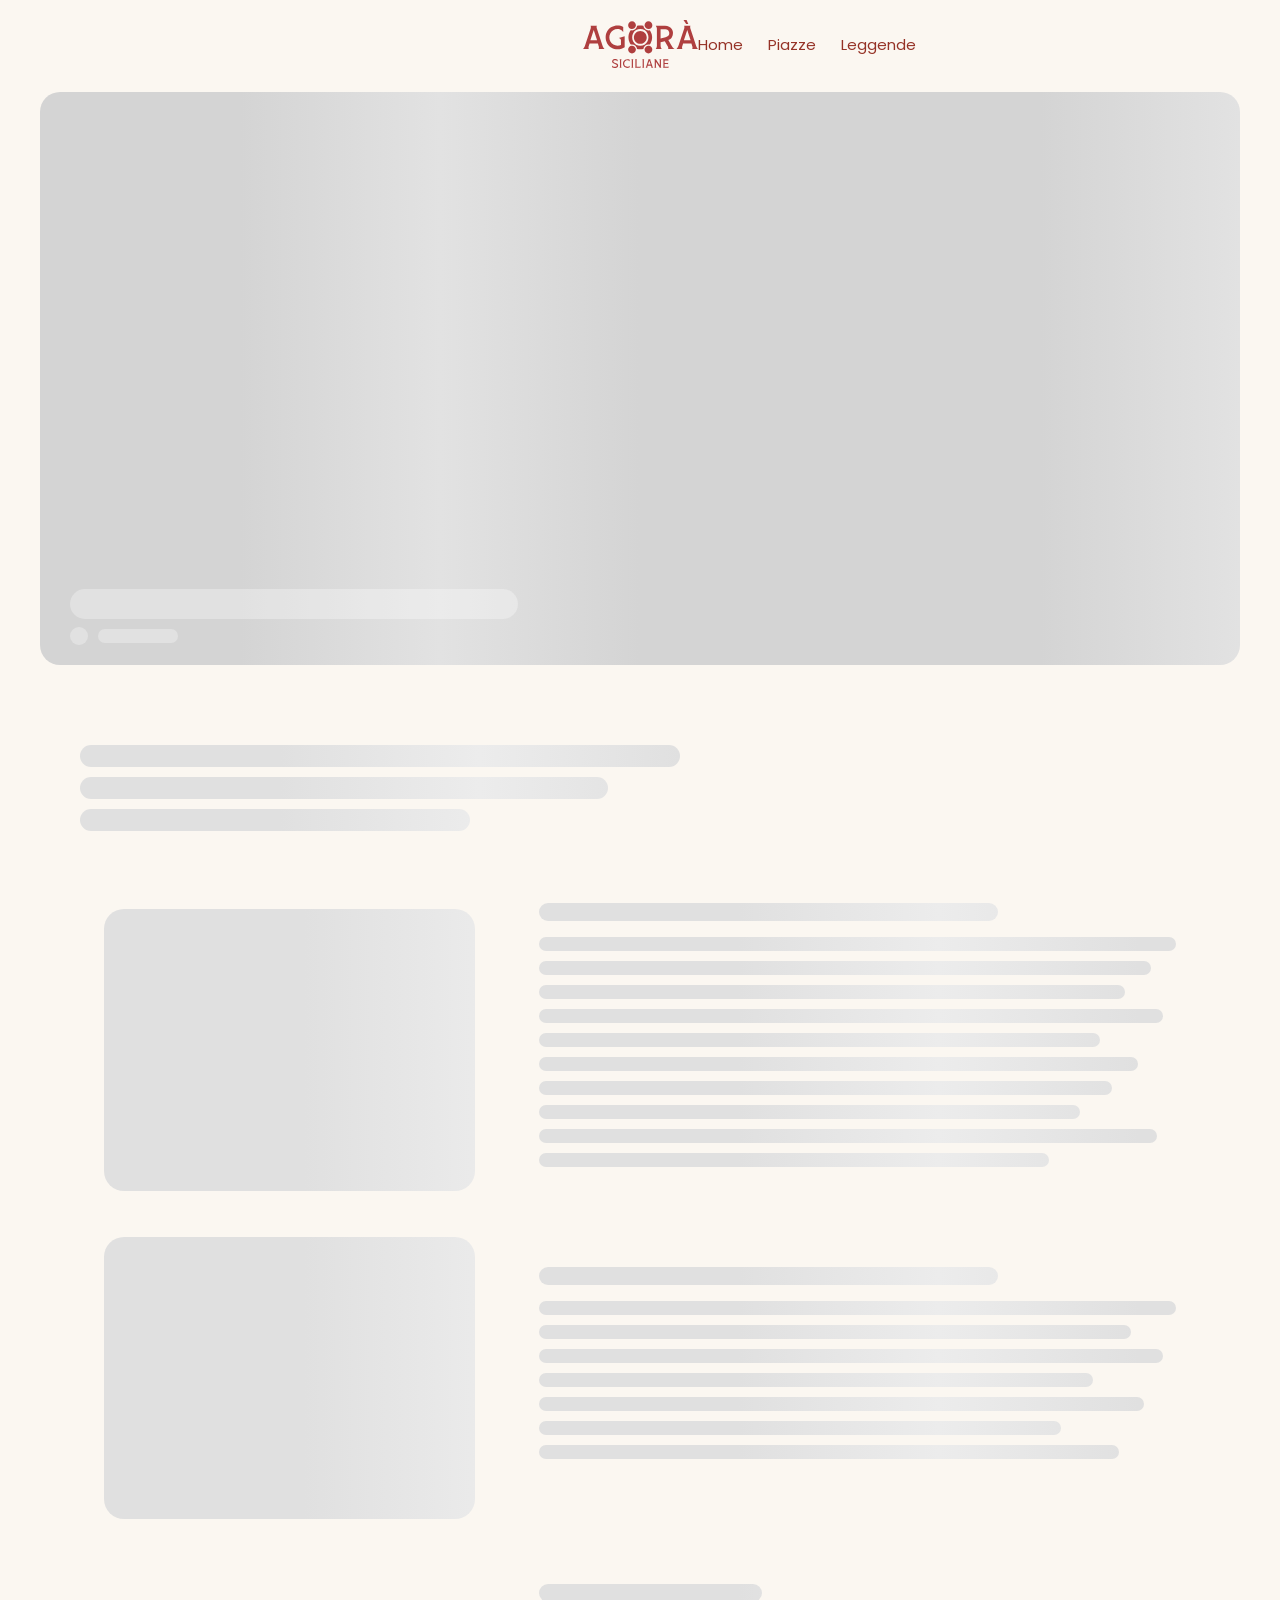
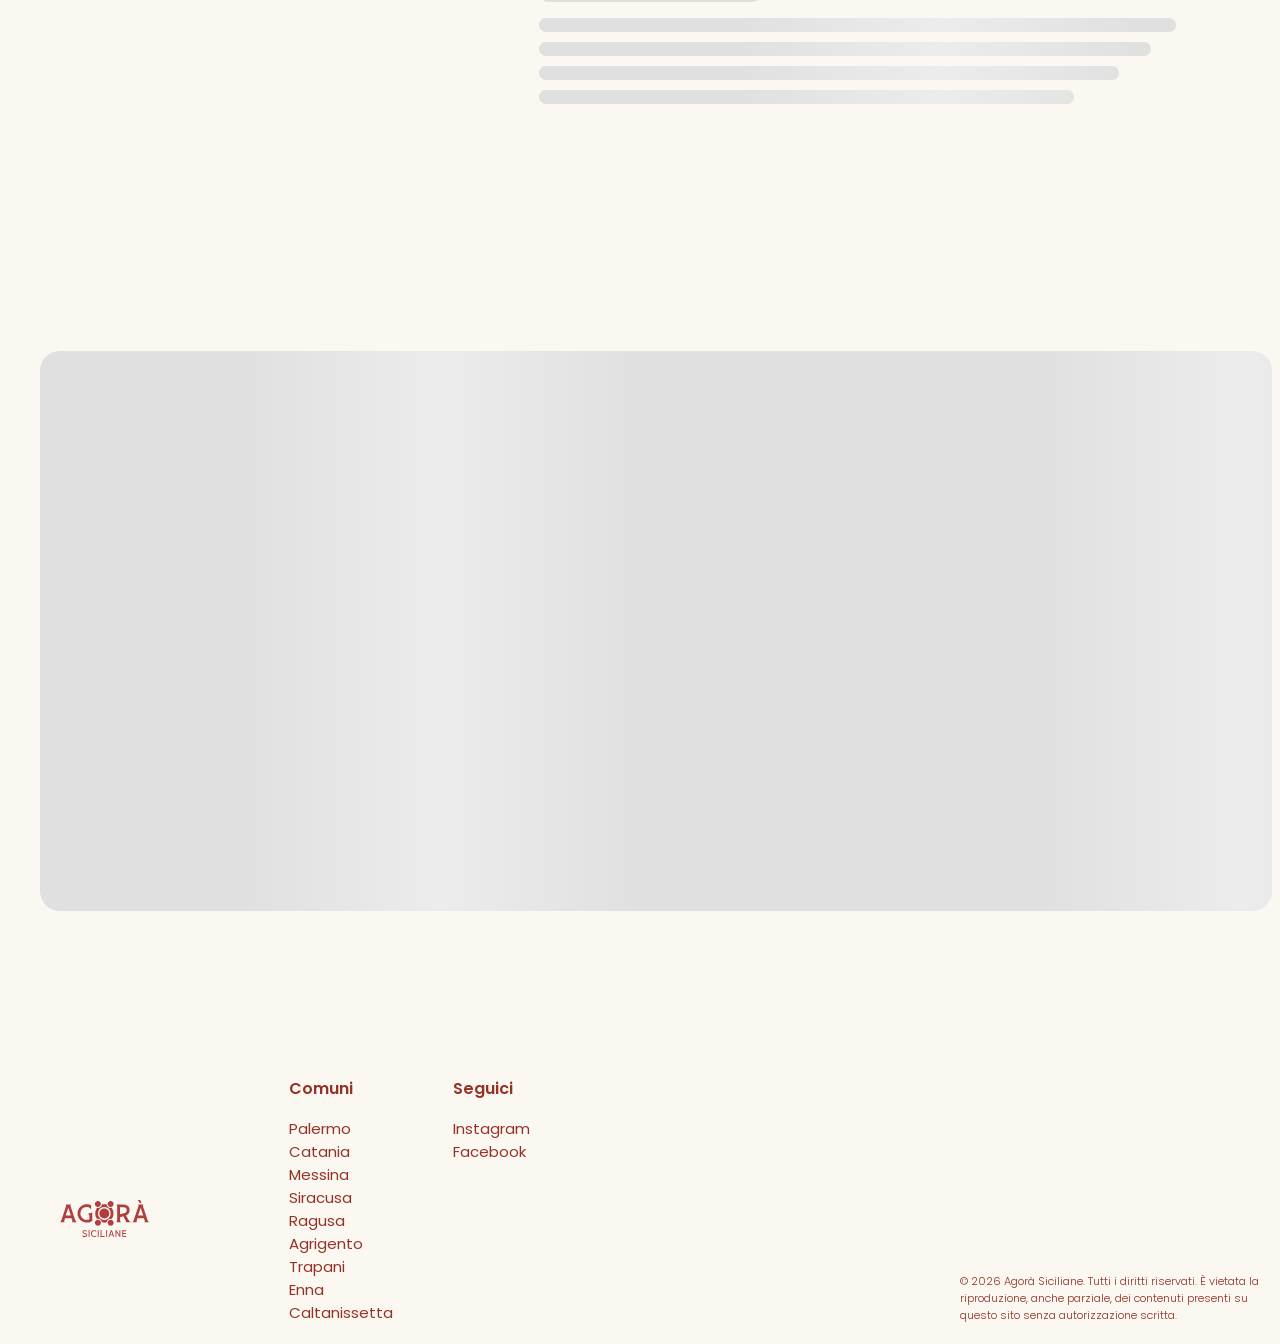
<file: agrigento.html>
<!DOCTYPE html>
<html lang="it">
    <head>
        <meta charset="UTF-8">
        <meta name="viewport" content="width=device-width, initial-scale=1.0">
        <title>Pagina Piazza</title>
        <link rel="stylesheet" href="style.css">
    </head>

    <body>
        <header>
            <nav>
                <div class="vuoto"></div>
                <a class="marchio-navbar" href="index.html">
                    <img src="immagini/Navbar Marchio.svg" alt="Marchio">
                </a>

                <div class="menu">
                    <ul>
                        <li><a href="index.html">Home</a></li>
                        <li><a href="piazze.html">Piazze</a></li>
                        <li><a href="leggende.html">Leggende</a></li>
                    </ul>
                </div>
            </nav>
        </header>

        <main class="sk-main">

            <!-- Hero -->
            <section class="sk-hero">
                <div class="sk-hero-overlay">
                    <div class="sk sk-pill sk-hero-title"></div>
                    <div class="sk-hero-location">
                        <div class="sk sk-round sk-hero-dot"></div>
                        <div class="sk sk-pill sk-hero-city"></div>
                    </div>
                </div>
            </section>

            <!-- Descrizione -->
            <section class="sk-descrizione-wrap">
                <div class="sk-descrizione">
                    <div class="sk sk-pill sk-desc-l1"></div>
                    <div class="sk sk-pill sk-desc-l2"></div>
                    <div class="sk sk-pill sk-desc-l3"></div>
                </div>
            </section>

            <!-- Text1 -->
            <section class="sk-text-section">
                <div class="sk-img-wrap">
                    <div class="sk sk-img-block"></div>
                </div>
                <div class="sk-text-wrap">
                    <div class="sk sk-pill sk-titoletto"></div>
                    <div class="sk sk-pill sk-riga" style="width:100%"></div>
                    <div class="sk sk-pill sk-riga" style="width:96%"></div>
                    <div class="sk sk-pill sk-riga" style="width:92%"></div>
                    <div class="sk sk-pill sk-riga" style="width:98%"></div>
                    <div class="sk sk-pill sk-riga" style="width:88%"></div>
                    <div class="sk sk-pill sk-riga" style="width:94%"></div>
                    <div class="sk sk-pill sk-riga" style="width:90%"></div>
                    <div class="sk sk-pill sk-riga" style="width:85%"></div>
                    <div class="sk sk-pill sk-riga" style="width:97%"></div>
                    <div class="sk sk-pill sk-riga" style="width:80%"></div>
                </div>
            </section>

            <!-- Text2 -->
            <section class="sk-text-section">
                <div class="sk-img-wrap">
                    <div class="sk sk-img-block"></div>
                </div>
                <div class="sk-text-wrap">
                    <div class="sk sk-pill sk-titoletto"></div>
                    <div class="sk sk-pill sk-riga" style="width:100%"></div>
                    <div class="sk sk-pill sk-riga" style="width:93%"></div>
                    <div class="sk sk-pill sk-riga" style="width:98%"></div>
                    <div class="sk sk-pill sk-riga" style="width:87%"></div>
                    <div class="sk sk-pill sk-riga" style="width:95%"></div>
                    <div class="sk sk-pill sk-riga" style="width:82%"></div>
                    <div class="sk sk-pill sk-riga" style="width:91%"></div>
                </div>
            </section>

            <!-- Text3 curiosità, senza immagine -->
            <section class="sk-text-section sk-text-curiosita">
                <div class="sk-invisibile"></div>
                <div class="sk-text-wrap">
                    <div class="sk sk-pill sk-titoletto" style="width:35%"></div>
                    <div class="sk sk-pill sk-riga" style="width:100%"></div>
                    <div class="sk sk-pill sk-riga" style="width:96%"></div>
                    <div class="sk sk-pill sk-riga" style="width:91%"></div>
                    <div class="sk sk-pill sk-riga" style="width:84%"></div>
                </div>
            </section>

            <!-- Immagine footer -->
            <div class="sk sk-foto-footer"></div>

        </main>

        <footer>
            <div class="marchio-footer">
                <img src="immagini/Footer Marchio.svg" alt="Marchio Footer">
            </div>

            <div class="social-comuni-align">
                <div class="comuni" >
                    <p style="font-weight: 600;">Comuni</p>
                    <ul>
                        <li><a href="palermo.html">Palermo</a></li>
                        <li><a href="catania.html">Catania</a></li>
                        <li><a href="messina.html">Messina</a></li>
                        <li><a href="siracusa.html">Siracusa</a></li>
                        <li><a href="ragusa.html">Ragusa</a></li>
                        <li><a href="agrigento.html">Agrigento</a></li>
                        <li><a href="trapani.html">Trapani</a></li>
                        <li><a href="enna.html">Enna</a></li>
                        <li><a href="caltanissetta.html">Caltanissetta</a></li>
                    </ul>
                </div>

                <div class="social">
                    <p style="font-weight: 600;">Seguici</p>
                    <ul>
                        <li>Instagram</li>
                        <li>Facebook</li>
                    </ul>
                </div>
            </div>

            <div class="copyright">
                <p> © 2026 Agorà Siciliane. Tutti i diritti riservati.
                    È vietata la riproduzione, anche parziale, dei contenuti
                    presenti su questo sito senza autorizzazione scritta. </p>
            </div>

        </footer>
    </body>
</html>
</file>
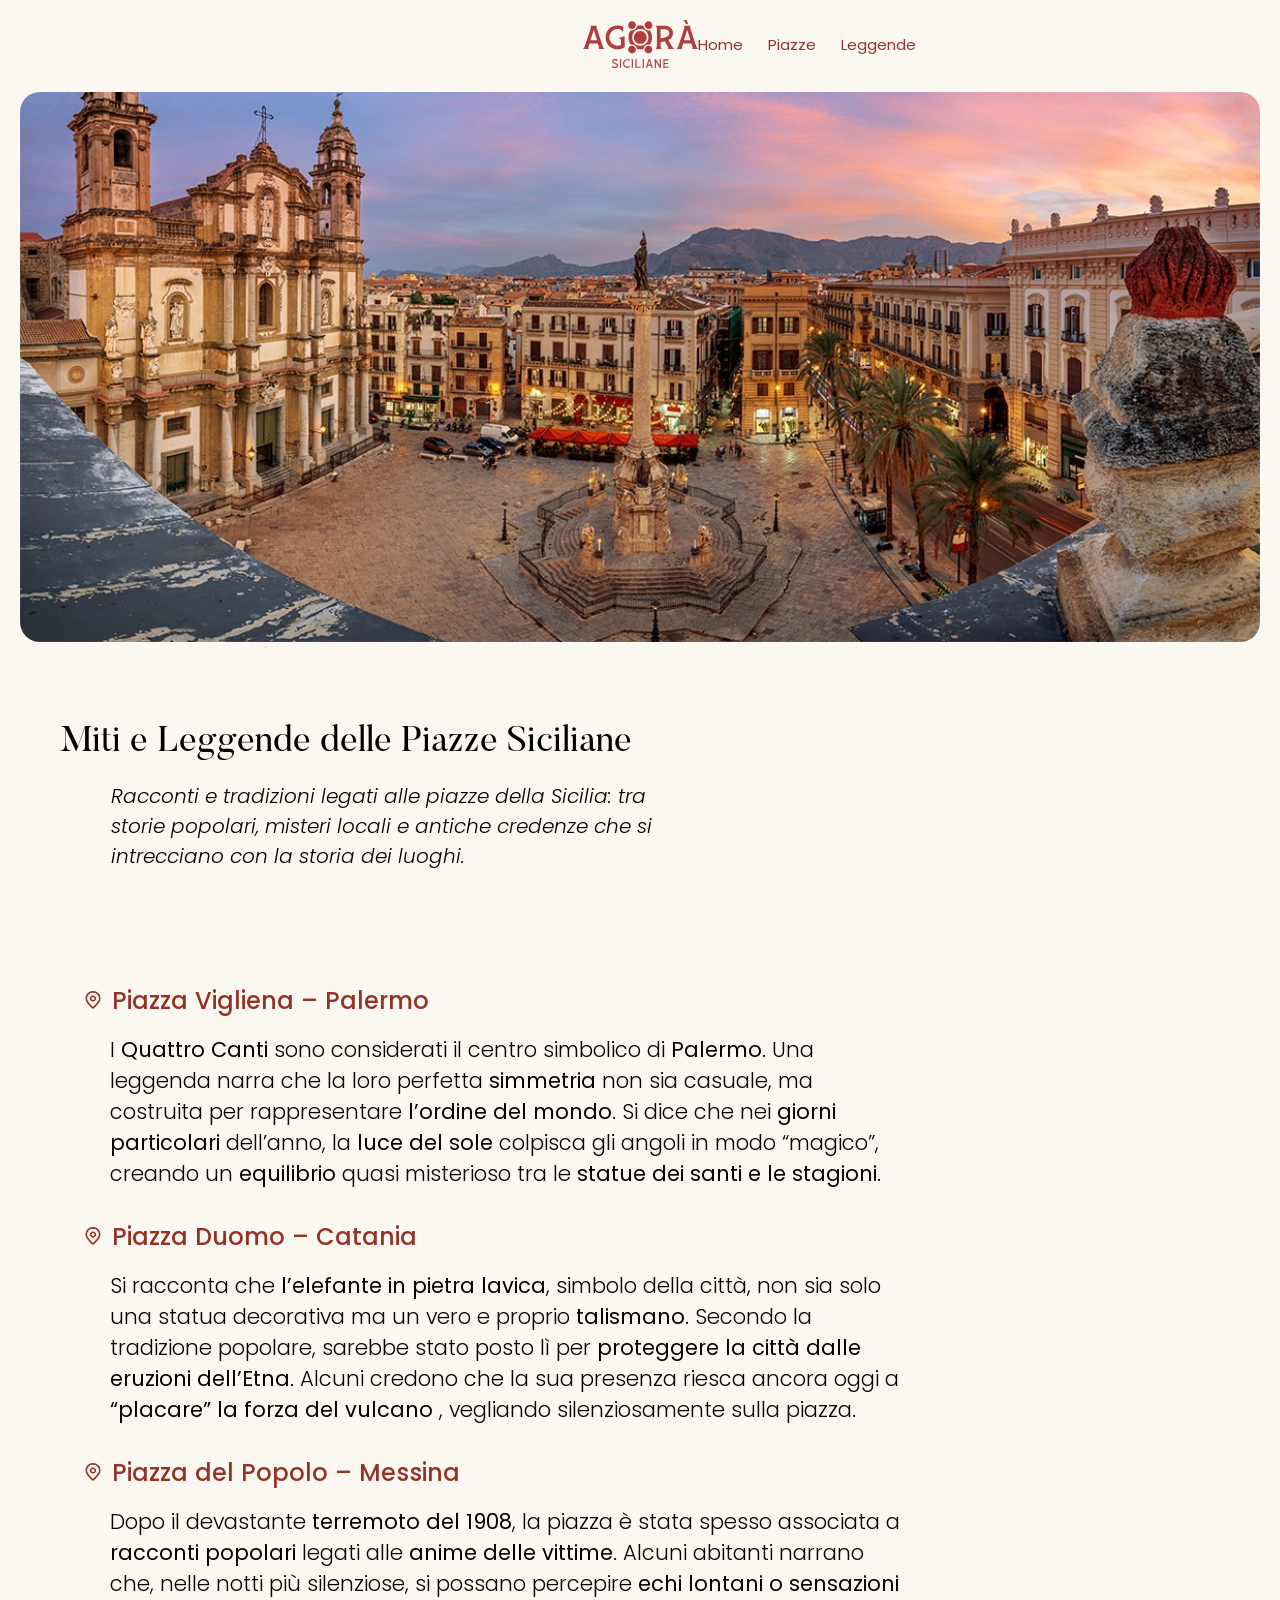
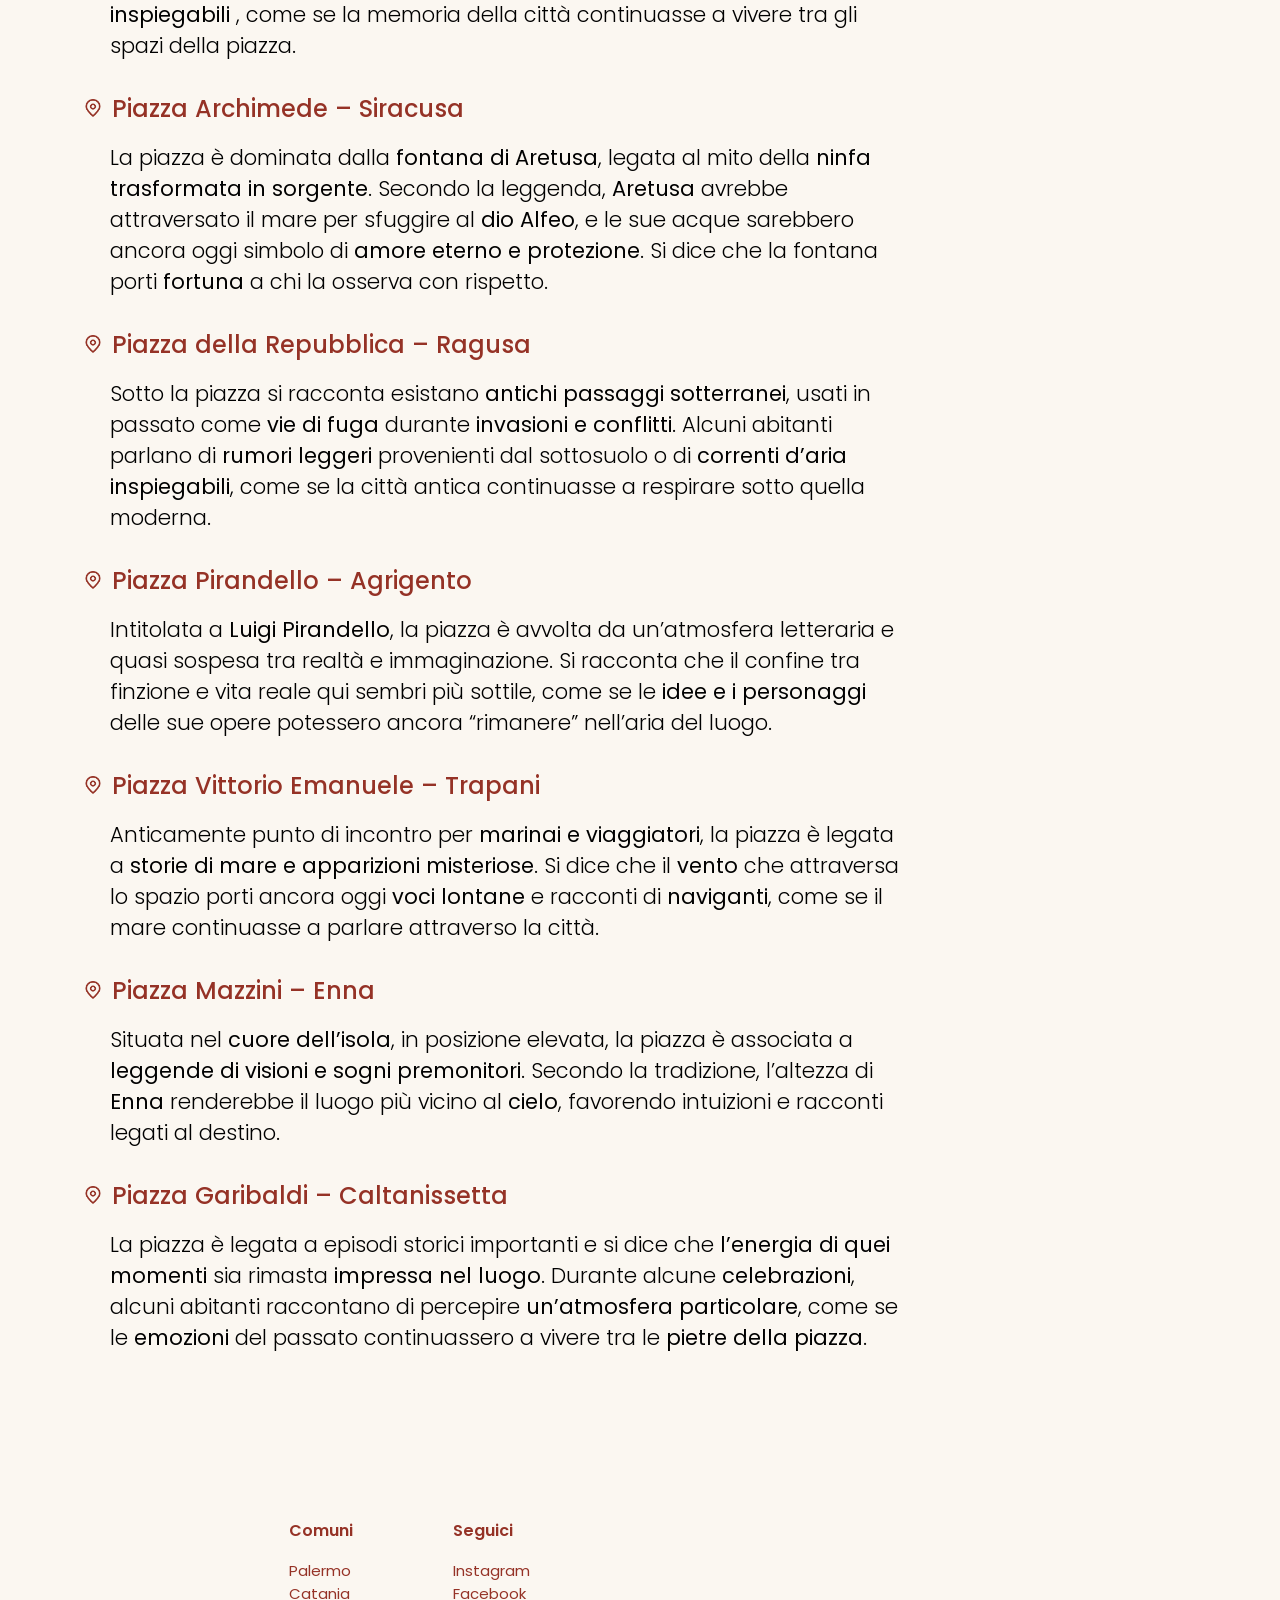
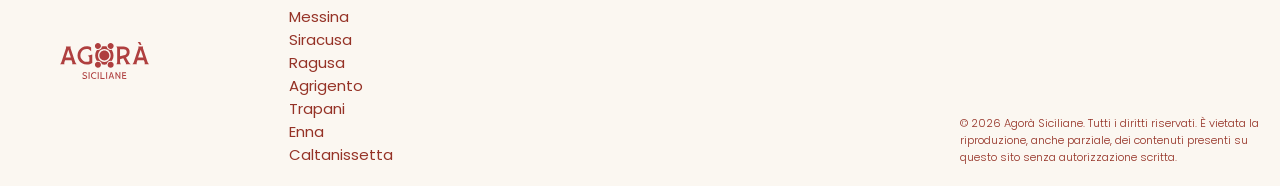
<file: leggende.html>
<!DOCTYPE html>
<html lang="it">
    <head>
        <meta charset="UTF-8">
        <meta name="viewport" content="width=device-width, initial-scale=1.0">
        <title>Leggende</title>
        <link rel="stylesheet" href="style.css">
    </head>

    <body>
        <header>
            <nav>
                <div class="vuoto"></div>
                <a class="marchio-navbar" href="index.html">
                    <img src="immagini/Navbar Marchio.svg" alt="Marchio">
                </a>

                <div class="menu">
                    <ul>
                        <li><a href="index.html">Home</a></li>
                        <li><a href="piazze.html">Piazze</a></li>
                        <li><a href="leggende.html">Leggende</a></li>
                    </ul>
                </div>
            </nav>
        </header>

        <main>
            <section class="hero-img">
                <img src="immagini/hero piazze 4.jpg" alt="Hero immage">
            </section>

            <section class="hero-descrizione">
                <h1> Miti e Leggende delle Piazze Siciliane </h1>
                <p> Racconti e tradizioni legati alle piazze della Sicilia: tra storie popolari, 
                    misteri locali e antiche credenze che si intrecciano con la storia dei luoghi. </p>
            </section>
        </main>

         <section class="leggende">

            <div class="leggenda-piazza">
                <div class="location-piazza">
                    <img src="immagini/marker.png" alt="marker location">
                    <h2> Piazza Vigliena – Palermo</h2>
                </div>

                <p class="paragrafo-leggende">
                    I <span class="regular">Quattro Canti</span> sono considerati il centro simbolico di <span class="regular">Palermo</span>. Una leggenda narra 
                    che la loro perfetta <span class="regular">simmetria</span> non sia casuale, ma costruita per rappresentare <span class="regular">l’ordine del mondo</span>. 
                    Si dice che nei <span class="regular">giorni particolari</span> dell’anno, la <span class="regular">luce del sole</span> colpisca gli angoli in modo “magico”, 
                    creando un <span class="regular">equilibrio</span> quasi misterioso tra le <span class="regular">statue dei santi e le stagioni</span>. </p>
            </div>
            
            <div class="leggenda-piazza">
                <div class="location-piazza">
                    <img src="immagini/marker.png" alt="marker location">
                    <h2> Piazza Duomo – Catania</h2>
                </div>

                <p class="paragrafo-leggende">
                    Si racconta che <span class="regular">l’elefante in pietra lavica</span>, simbolo della città, non sia solo una statua decorativa 
                    ma un vero e proprio <span class="regular">talismano</span>. Secondo la tradizione popolare, sarebbe stato posto lì per <span class="regular">proteggere 
                    la città dalle eruzioni dell’Etna</span>. Alcuni credono che la sua presenza riesca ancora oggi a <span class="regular">“placare” la 
                    forza del vulcano </span>, vegliando silenziosamente sulla piazza. </p>
            </div>
            
            <div class="leggenda-piazza">
                <div class="location-piazza">
                    <img src="immagini/marker.png" alt="marker location">
                    <h2> Piazza del Popolo – Messina</h2>
                </div>

                <p class="paragrafo-leggende">
                    Dopo il devastante <span class="regular">terremoto del 1908</span>, la piazza è stata spesso associata a <span class="regular">racconti popolari</span> legati alle 
                    <span class="regular">anime delle vittime</span>. Alcuni abitanti narrano che, nelle notti più silenziose, si possano percepire <span class="regular">echi 
                    lontani o sensazioni inspiegabili </span>, come se la memoria della città continuasse a vivere tra gli spazi 
                    della piazza. </p>
            </div>
            
            <div class="leggenda-piazza">
                <div class="location-piazza">
                    <img src="immagini/marker.png" alt="marker location">
                    <h2> Piazza Archimede – Siracusa</h2>
                </div>

                <p class="paragrafo-leggende">
                    La piazza è dominata dalla <span class="regular">fontana di Aretusa</span>, legata al mito della <span class="regular">ninfa trasformata in sorgente</span>. 
                    Secondo la leggenda, <span class="regular">Aretusa</span> avrebbe attraversato il mare per sfuggire al <span class="regular">dio Alfeo</span>, e le sue acque 
                    sarebbero ancora oggi simbolo di <span class="regular">amore eterno e protezione</span>. Si dice che la fontana porti <span class="regular">fortuna</span> a 
                    chi la osserva con rispetto. </p>
            </div>

            <div class="leggenda-piazza">
                <div class="location-piazza">
                    <img src="immagini/marker.png" alt="marker location">
                    <h2> Piazza della Repubblica – Ragusa</h2>
                </div>

                <p class="paragrafo-leggende">
                    Sotto la piazza si racconta esistano <span class="regular">antichi passaggi sotterranei</span>, usati in passato come <span class="regular">vie di fuga</span> 
                    durante <span class="regular">invasioni e conflitti</span>. Alcuni abitanti parlano di <span class="regular">rumori leggeri</span> provenienti dal sottosuolo o 
                    di <span class="regular">correnti d’aria inspiegabili</span>, come se la città antica continuasse a respirare sotto quella moderna. </p>
            </div>

            <div class="leggenda-piazza">
                <div class="location-piazza">
                    <img src="immagini/marker.png" alt="marker location">
                    <h2> Piazza Pirandello – Agrigento</h2>
                </div>

                <p class="paragrafo-leggende">
                    Intitolata a <span class="regular">Luigi Pirandello</span>, la piazza è avvolta da un’atmosfera letteraria e quasi sospesa tra realtà e immaginazione. 
                    Si racconta che il confine tra finzione e vita reale qui sembri più sottile, come se le <span class="regular">idee e i personaggi </span> delle sue opere
                    potessero ancora “rimanere” nell’aria del luogo. </p>
            </div>
                
            <div class="leggenda-piazza">
                <div class="location-piazza">
                    <img src="immagini/marker.png" alt="marker location">
                    <h2> Piazza Vittorio Emanuele – Trapani</h2>
                </div>

                <p class="paragrafo-leggende">
                    Anticamente punto di incontro per <span class="regular">marinai e viaggiatori</span>, la piazza è legata a <span class="regular">storie di mare e apparizioni misteriose</span>. 
                    Si dice che il <span class="regular">vento</span> che attraversa lo spazio porti ancora oggi <span class="regular">voci lontane</span> e racconti di <span class="regular">naviganti</span>, 
                    come se il mare continuasse a parlare attraverso la città. </p>
            </div>
            
            <div class="leggenda-piazza">
                <div class="location-piazza">
                    <img src="immagini/marker.png" alt="marker location">
                    <h2> Piazza Mazzini – Enna</h2>
                </div>

                <p class="paragrafo-leggende">
                    Situata nel <span class="regular">cuore dell’isola</span>, in posizione elevata, la piazza è associata a <span class="regular">leggende di visioni e sogni premonitori</span>. 
                    Secondo la tradizione, l’altezza di <span class="regular">Enna</span> renderebbe il luogo più vicino al <span class="regular">cielo</span>, favorendo intuizioni e 
                    racconti legati al destino. </p>
            </div>

            <div class="leggenda-piazza">    
                <div class="location-piazza">
                    <img src="immagini/marker.png" alt="marker location">
                    <h2> Piazza Garibaldi – Caltanissetta</h2>
                </div>

                <p class="paragrafo-leggende">
                    La piazza è legata a episodi storici importanti e si dice che <span class="regular">l’energia di quei momenti</span> sia rimasta <span class="regular">impressa nel luogo</span>. 
                    Durante alcune <span class="regular">celebrazioni</span>, alcuni abitanti raccontano di percepire <span class="regular">un’atmosfera particolare</span>, come se 
                    le <span class="regular">emozioni</span> del passato continuassero a vivere tra le <span class="regular">pietre della piazza</span>. </p>
            </div>

        </section>

        <footer>
            <div class="marchio-footer">
                <img src="immagini/Footer Marchio.svg" alt="Marchio Footer">
            </div>

        <div class="social-comuni-align">
            <div class="comuni" >
                <p style="font-weight: 600;">Comuni</p>
                <ul>
                    <li><a href="palermo.html">Palermo</a></li>
                    <li><a href="catania.html">Catania</a></li>
                    <li><a href="messina.html">Messina</a></li>
                    <li><a href="siracusa.html">Siracusa</a></li>
                    <li><a href="ragusa.html">Ragusa</a></li>
                    <li><a href="agrigento.html">Agrigento</a></li>
                    <li><a href="trapani.html">Trapani</a></li>
                    <li><a href="enna.html">Enna</a></li>
                    <li><a href="caltanissetta.html">Caltanissetta</a></li>
                </ul>
            </div>

            <div class="social">
                <p style="font-weight: 600;">Seguici</p>
                <ul>
                    <li>Instagram</li>
                    <li>Facebook</li>
                </ul>
            </div>
        </div>

            <div class="copyright">
                <p> © 2026 Agorà Siciliane. Tutti i diritti riservati.
                    È vietata la riproduzione, anche parziale, dei contenuti
                    presenti su questo sito senza autorizzazione scritta. </p>
            </div>

        </footer>
    </body>
</html>
</file>
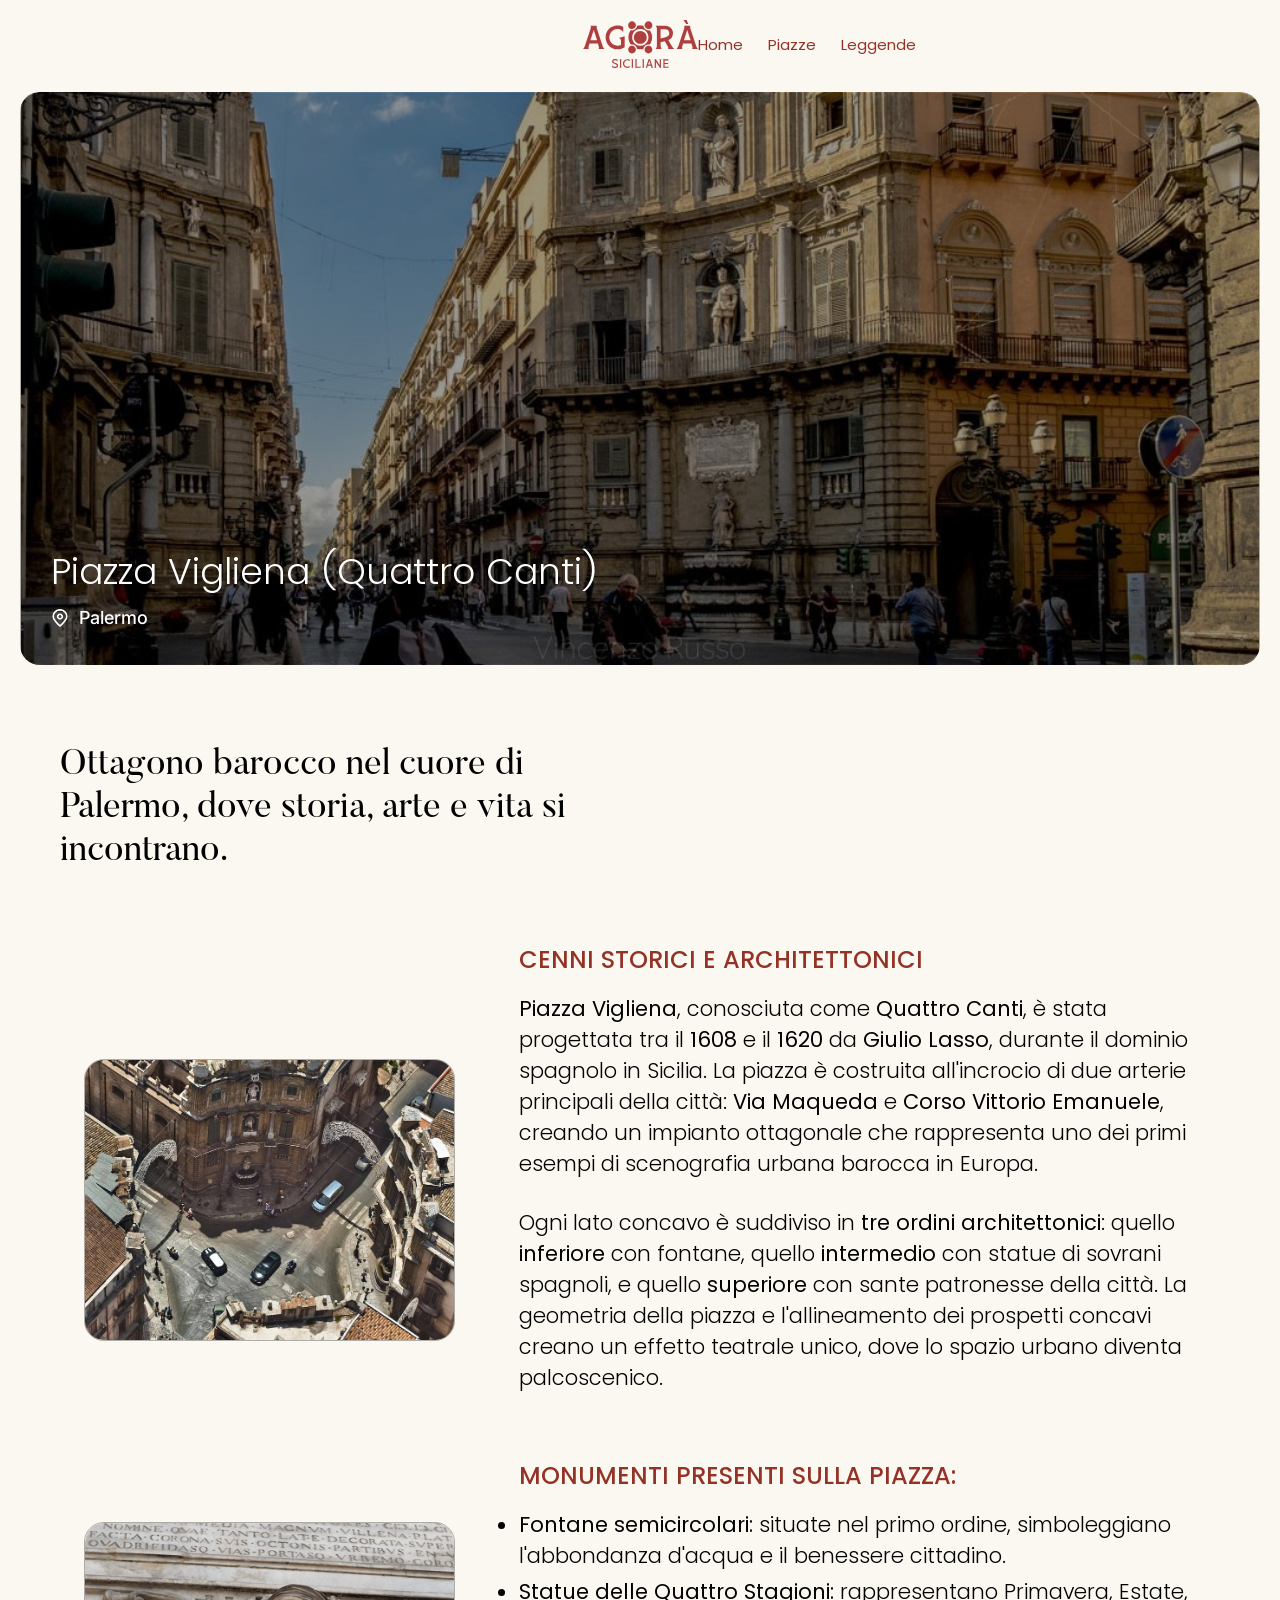
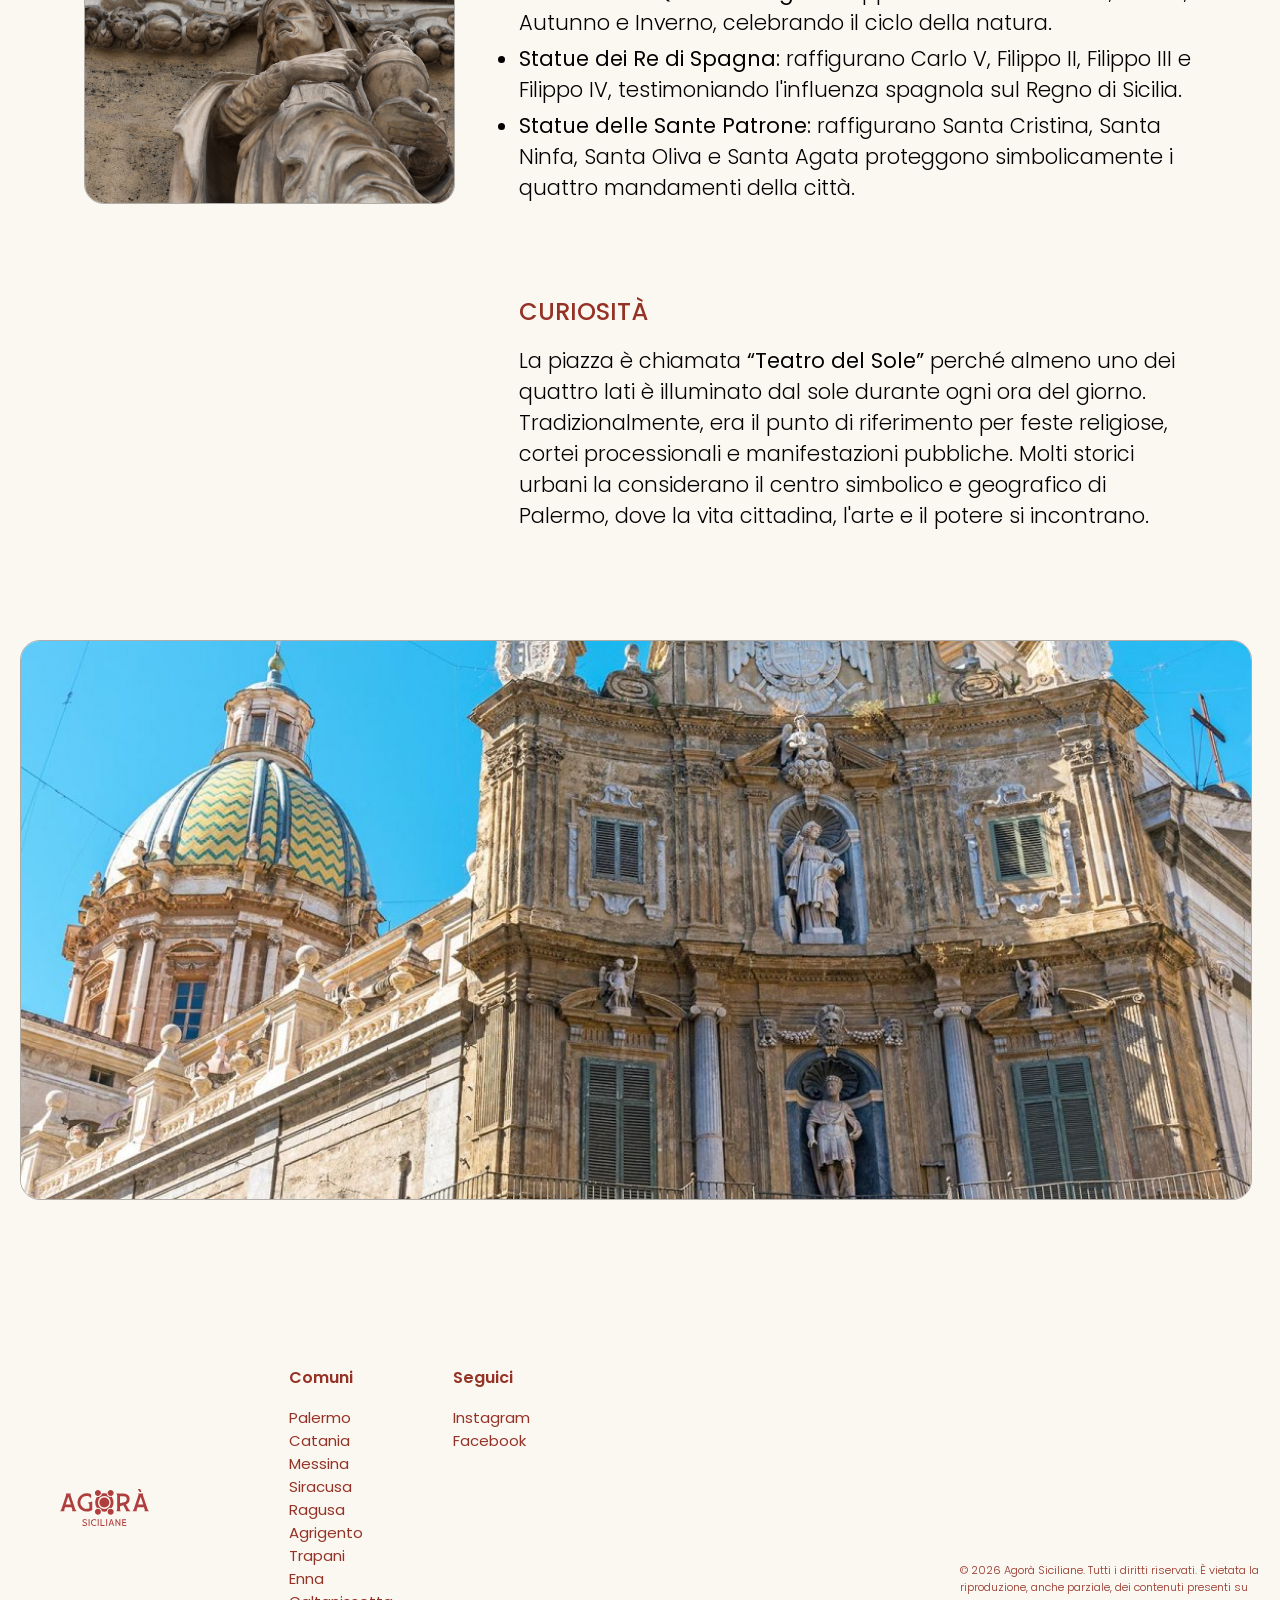
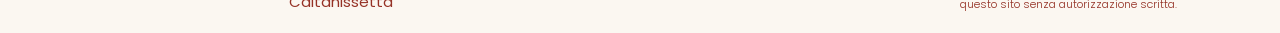
<file: palermo.html>
<!DOCTYPE html>
<html lang="it">
    <head>
        <meta charset="UTF-8">
        <meta name="viewport" content="width=device-width, initial-scale=1.0">
        <title>Palermo</title>
        <link rel="stylesheet" href="style.css">
    </head>

    <body>
        <header>
            <nav>
                <div class="vuoto"></div>
                    <a class="marchio-navbar" href="index.html">
                        <img src="immagini/Navbar Marchio.svg" alt="Marchio">
                    </a>
            
                    <div class="menu">
                        <ul>
                            <li><a href="index.html">Home</a></li>
                            <li><a href="piazze.html">Piazze</a></li>
                            <li><a href="leggende.html">Leggende</a></li>
                        </ul>
                </div>
            </nav>
        </header>
        <main>

        <section class="hero-palermo hero-background">
            <div class="overlay">
                <div class="herotext">
                    <h1>Piazza Vigliena (Quattro Canti)</h1>
                </div>
                
                <div class="location-piazza">
                    <img src="immagini/marker2.png" alt="marker location">
                    <p>Palermo</p>
                </div>
            </div>
        </section>

        <section class="content-palermo">
            <div class="hero-descrizione">
                <h1> Ottagono barocco nel cuore di Palermo,
                    dove storia, arte e vita si incontrano.</h1>
            </div>
        </section>

        <section class="text1">
            <div class="img-storia">
                <img src="immagini/Palermo 2.jpg" alt="Palermo2">
            </div>

            <div class="text-storia">
                <h2 class="title">CENNI STORICI E ARCHITETTONICI</h2>

                <p class="paragrafo1">
                    <span class="regular">Piazza Vigliena</span>, conosciuta come <span class="regular">Quattro Canti</span>, 
                    è stata progettata tra il <span class="regular">1608</span> e il <span class="regular">1620</span> 
                    da <span class="regular">Giulio Lasso</span>, durante il dominio spagnolo in Sicilia. 

                    La piazza è costruita all'incrocio di due arterie principali della città: 
                    <span class="regular">Via Maqueda</span> e <span class="regular">Corso Vittorio Emanuele</span>, 
                    creando un impianto ottagonale che rappresenta uno dei primi esempi di scenografia urbana barocca in Europa.</p>

                <p class="paragrafo2">Ogni lato concavo è suddiviso in <span class="regular">tre ordini architettonici</span>: 
                    quello <span class="regular">inferiore</span> con fontane, quello <span class="regular">intermedio</span> 
                    con statue di sovrani spagnoli, e quello <span class="regular">superiore</span> con sante patronesse della città.

                    La geometria della piazza e l'allineamento dei prospetti concavi creano un effetto teatrale unico, 
                    dove lo spazio urbano diventa palcoscenico.</p>
            </div>
        </section>
                
        <section class="text2">
            <div class="img-storia">
                <img src="immagini/Palermo 3.jpg" alt="Palermo3">
            </div>

            <div class="text-storia">
                <h2 class="title">MONUMENTI PRESENTI SULLA PIAZZA:</h2>
                    <ul class="elenco">
                        <li> <span class="regular">Fontane semicircolari:</span> situate nel primo ordine, 
                            simboleggiano l'abbondanza d'acqua e il benessere cittadino.</li>
                        
                        <li><span class="regular">Statue delle Quattro Stagioni:</span> rappresentano Primavera, Estate, Autunno e Inverno, 
                            celebrando il ciclo della natura.</li>
                        
                        <li><span class="regular">Statue dei Re di Spagna:</span> raffigurano Carlo V, Filippo II, Filippo III e Filippo IV, 
                            testimoniando l'influenza spagnola sul Regno di Sicilia.</li>
                        
                        <li><span class="regular">Statue delle Sante Patrone:</span> raffigurano Santa Cristina, Santa Ninfa, Santa Oliva e Santa Agata 
                            proteggono simbolicamente i quattro mandamenti della città.</li>
                    </ul>
            </div>
        </section>

        <section class="text3">
            <div class="elemento-invisibile"></div>
                <div>
                    <h2 class="title"> CURIOSITÀ</h2>
                        <p class="paragrafo3"> 
                            La piazza è chiamata <span class="regular">“Teatro del Sole”</span> perché almeno uno dei quattro lati è illuminato 
                            dal sole durante ogni ora del giorno. Tradizionalmente, era il punto di riferimento per feste religiose, 
                            cortei processionali e manifestazioni pubbliche. Molti storici urbani la considerano il centro simbolico e 
                            geografico di Palermo, dove la vita cittadina, l'arte e il potere si incontrano. </p>
                </div>
        </section>

            <img class="img-footer" src="immagini/Palermo 4.jpg" alt="Palermo4">

        <footer>
            <div class="marchio-footer">
                <img src="immagini/Footer Marchio.svg" alt="Marchio Footer">
            </div>

        <div class="social-comuni-align">
            <div class="comuni" >
                <p style="font-weight: 600;">Comuni</p>
                <ul>
                    <li><a href="palermo.html">Palermo</a></li>
                    <li><a href="catania.html">Catania</a></li>
                    <li><a href="messina.html">Messina</a></li>
                    <li><a href="siracusa.html">Siracusa</a></li>
                    <li><a href="ragusa.html">Ragusa</a></li>
                    <li><a href="agrigento.html">Agrigento</a></li>
                    <li><a href="trapani.html">Trapani</a></li>
                    <li><a href="enna.html">Enna</a></li>
                    <li><a href="caltanissetta.html">Caltanissetta</a></li>
                </ul>
            </div>

            <div class="social">
                <p style="font-weight: 600;">Seguici</p>
                <ul>
                    <li>Instagram</li>
                    <li>Facebook</li>
                </ul>
            </div>
        </div>
            <div class="copyright">
                <p> © 2026 Agorà Siciliane. Tutti i diritti riservati.
                    È vietata la riproduzione, anche parziale, dei contenuti
                    presenti su questo sito senza autorizzazione scritta. </p>
            </div>
        </footer>
    </body>
</html>
</file>
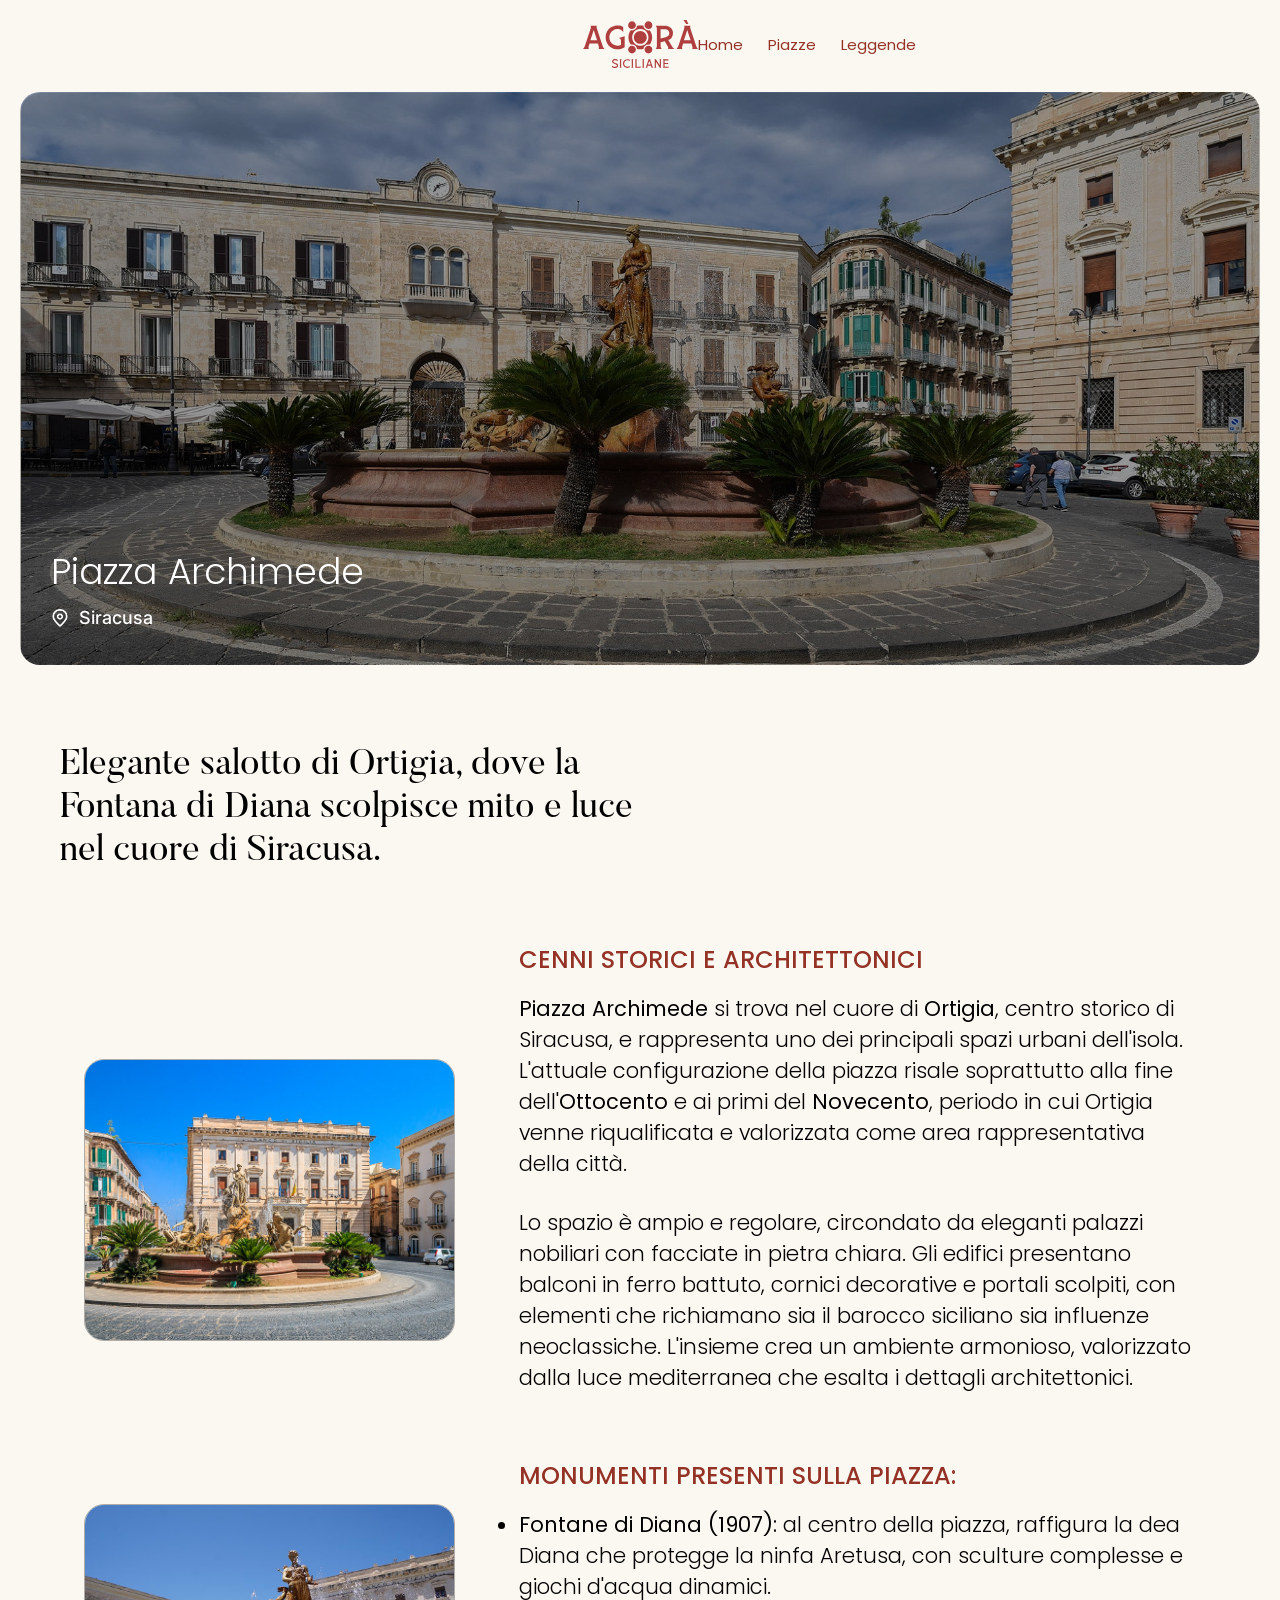
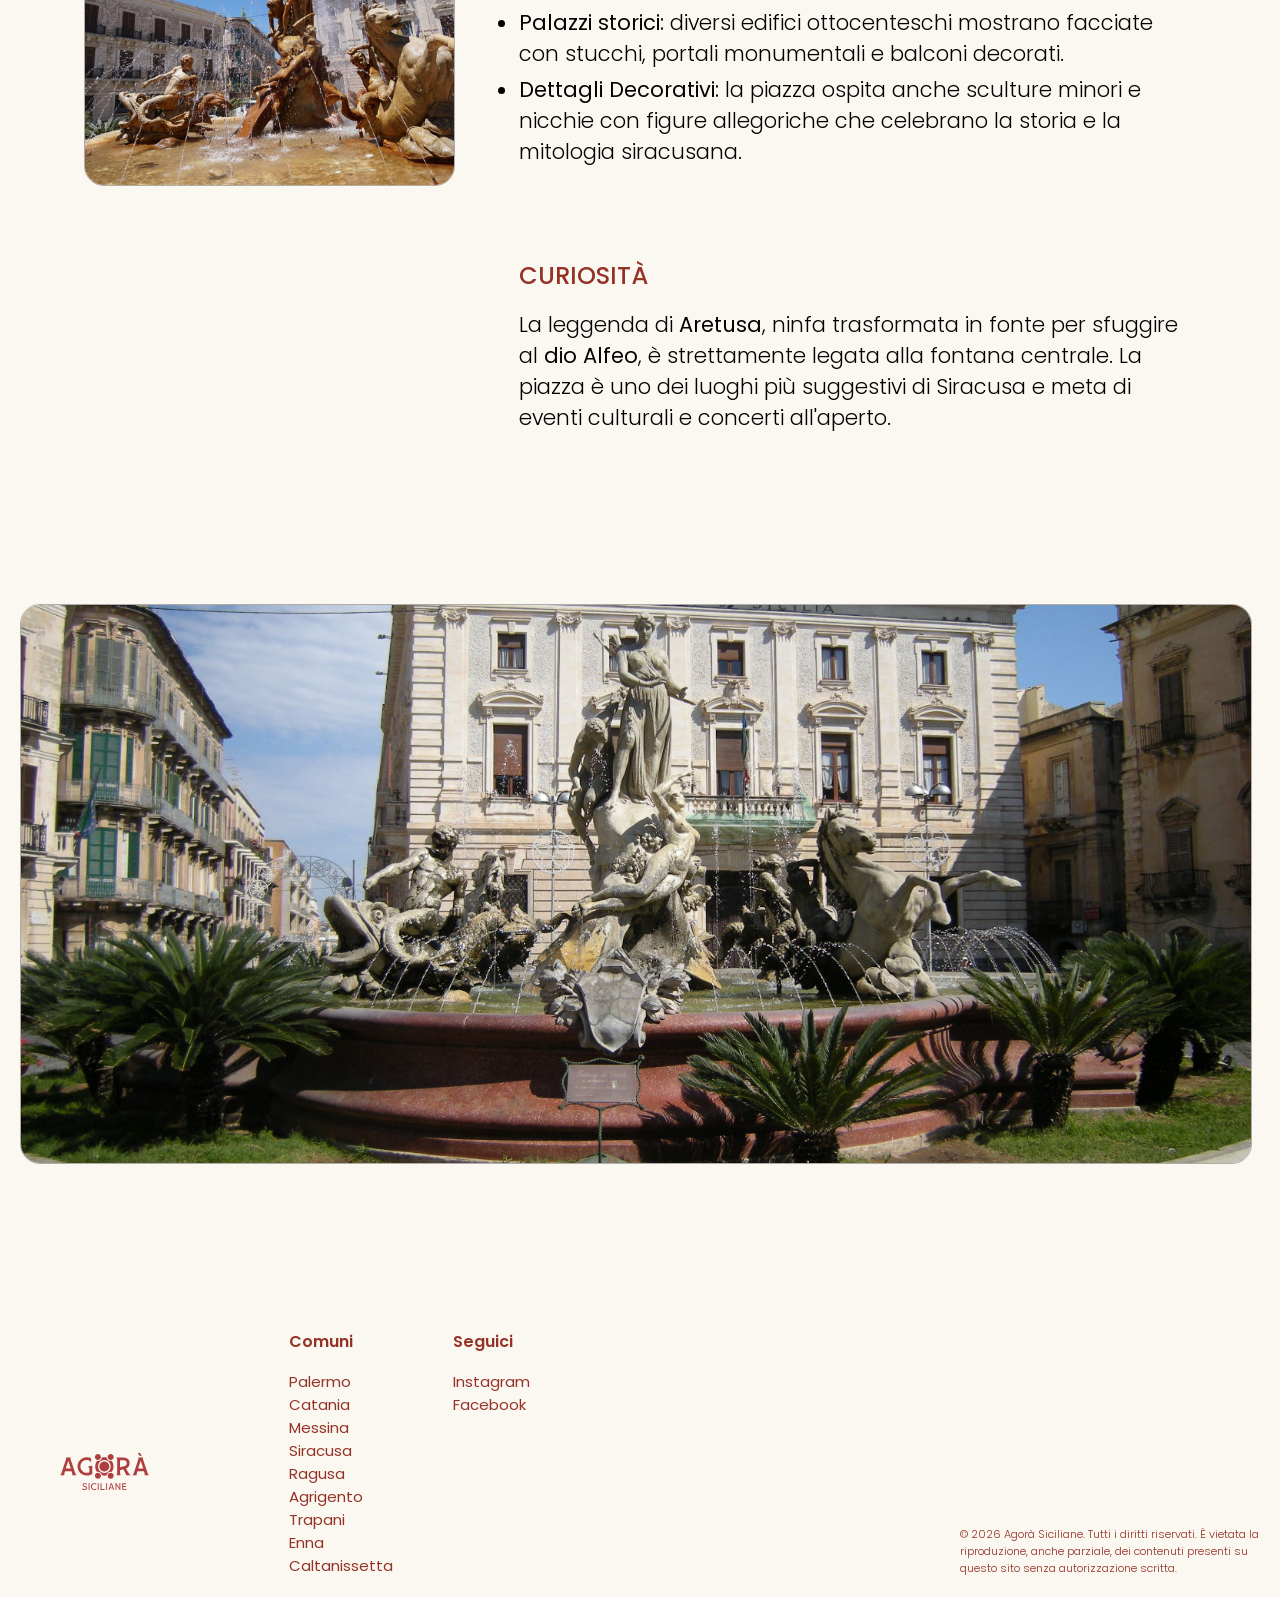
<file: siracusa.html>
<!DOCTYPE html>
<html lang="it">
    <head>
        <meta charset="UTF-8">
        <meta name="viewport" content="width=device-width, initial-scale=1.0">
        <title>Siracusa</title>
        <link rel="stylesheet" href="style.css">
    </head>
    
    <body>
        <header>
            <nav>
                <div class="vuoto"></div>
                    <a class="marchio-navbar" href="index.html">
                        <img src="immagini/Navbar Marchio.svg" alt="Marchio">
                    </a>
            
                <div class="menu">
                    <ul>
                        <li><a href="index.html">Home</a></li>
                        <li><a href="piazze.html">Piazze</a></li>
                        <li><a href="leggende.html">Leggende</a></li>
                    </ul>
                </div>
            </nav>
        </header>
        <main>

        <section class="hero-siracusa hero-background">
            <div class="overlay">
                <div class="herotext">
                    <h1>Piazza Archimede</h1>
                </div>
                
                <div class="location-piazza">
                    <img src="immagini/marker2.png" alt="marker location">
                    <p>Siracusa</p>
                </div>
            </div>
        </section>

        <section class="content-siracusa">
            <div class="hero-descrizione">
                <h1> Elegante salotto di Ortigia, 
                    dove la Fontana di Diana scolpisce mito e luce nel cuore di Siracusa.</h1>
            </div>
        </section>

        <section class="text1">
            <div class="img-storia">
                <img src="immagini/Siracusa 2.jpg" alt="Siracusa2">
            </div>

            <div class="text-storia">
                <h2 class="title">CENNI STORICI E ARCHITETTONICI</h2>

                <p class="paragrafo1">
                    <span class="regular">Piazza Archimede</span> si trova 
                    nel cuore di <span class="regular">Ortigia</span>, centro storico di Siracusa, e rappresenta 
                    uno dei principali spazi urbani dell'isola. 
                    L'attuale configurazione della piazza risale 
                    soprattutto alla fine dell'<span class="regular">Ottocento</span> e ai primi 
                    del <span class="regular">Novecento</span>, periodo in cui Ortigia venne riqualificata e 
                    valorizzata come area rappresentativa della città.</p>
                    

                <p class="paragrafo2">
                    Lo spazio è ampio e regolare, circondato da eleganti palazzi nobiliari con facciate in pietra chiara. 
                    Gli edifici presentano balconi in ferro battuto, cornici decorative e portali scolpiti, con elementi 
                    che richiamano sia il barocco siciliano sia influenze neoclassiche. L'insieme crea un ambiente armonioso, 
                    valorizzato dalla luce mediterranea che esalta i dettagli architettonici. </p>
            </div>
        </section>
            
        <section class="text2">
            <div class="img-storia">
                <img src="immagini/Siracusa 3.jpg" alt="Siracusa3">
            </div>

            <div class="text-storia">
                <h2 class="title">MONUMENTI PRESENTI SULLA PIAZZA:</h2>
                    <ul class="elenco">
                        <li> <span class="regular">Fontane di Diana (1907):</span> al centro della piazza, raffigura la dea 
                            Diana che protegge la ninfa Aretusa, con sculture complesse e giochi d'acqua dinamici.</li>
                        
                        <li><span class="regular">Palazzi storici:</span> diversi edifici ottocenteschi mostrano facciate con stucchi, 
                            portali monumentali e balconi decorati. </li>
                        
                        <li><span class="regular">Dettagli Decorativi:</span>  la piazza ospita anche sculture minori e nicchie con 
                            figure allegoriche che celebrano la storia e la mitologia siracusana.</li>
                    </ul>
            </div>
        </section>

        <section class="text3">
            <div class="elemento-invisibile"></div>
                <div>
                    <h2 class="title"> CURIOSITÀ</h2>
                    <p class="paragrafo3"> 
                        La leggenda di <span class="regular">Aretusa</span>, ninfa trasformata in fonte per sfuggire al <span class="regular">dio Alfeo</span>, 
                        è strettamente legata alla fontana centrale. La piazza è uno dei luoghi più suggestivi 
                        di Siracusa e meta di eventi culturali e concerti all'aperto. </p>
                </div>
        </section>

        <img class="img-footer" src="immagini/Siracusa 4.jpg" alt="Siracusa4">

        <footer>
            <div class="marchio-footer">
                <img src="immagini/Footer Marchio.svg" alt="Marchio Footer">
            </div>

        <div class="social-comuni-align">
            <div class="comuni" >
                <p style="font-weight: 600;">Comuni</p>
                <ul>
                    <li><a href="palermo.html">Palermo</a></li>
                    <li><a href="catania.html">Catania</a></li>
                    <li><a href="messina.html">Messina</a></li>
                    <li><a href="siracusa.html">Siracusa</a></li>
                    <li><a href="ragusa.html">Ragusa</a></li>
                    <li><a href="agrigento.html">Agrigento</a></li>
                    <li><a href="trapani.html">Trapani</a></li>
                    <li><a href="enna.html">Enna</a></li>
                    <li><a href="caltanissetta.html">Caltanissetta</a></li>
                </ul>
            </div>

            <div class="social">
                <p style="font-weight: 600;">Seguici</p>
                <ul>
                    <li>Instagram</li>
                    <li>Facebook</li>
                </ul>
            </div>
        </div>
            <div class="copyright">
                <p> © 2026 Agorà Siciliane. Tutti i diritti riservati.
                    È vietata la riproduzione, anche parziale, dei contenuti
                    presenti su questo sito senza autorizzazione scritta. </p>
            </div>
        </footer>
    </body>
</html>
</file>
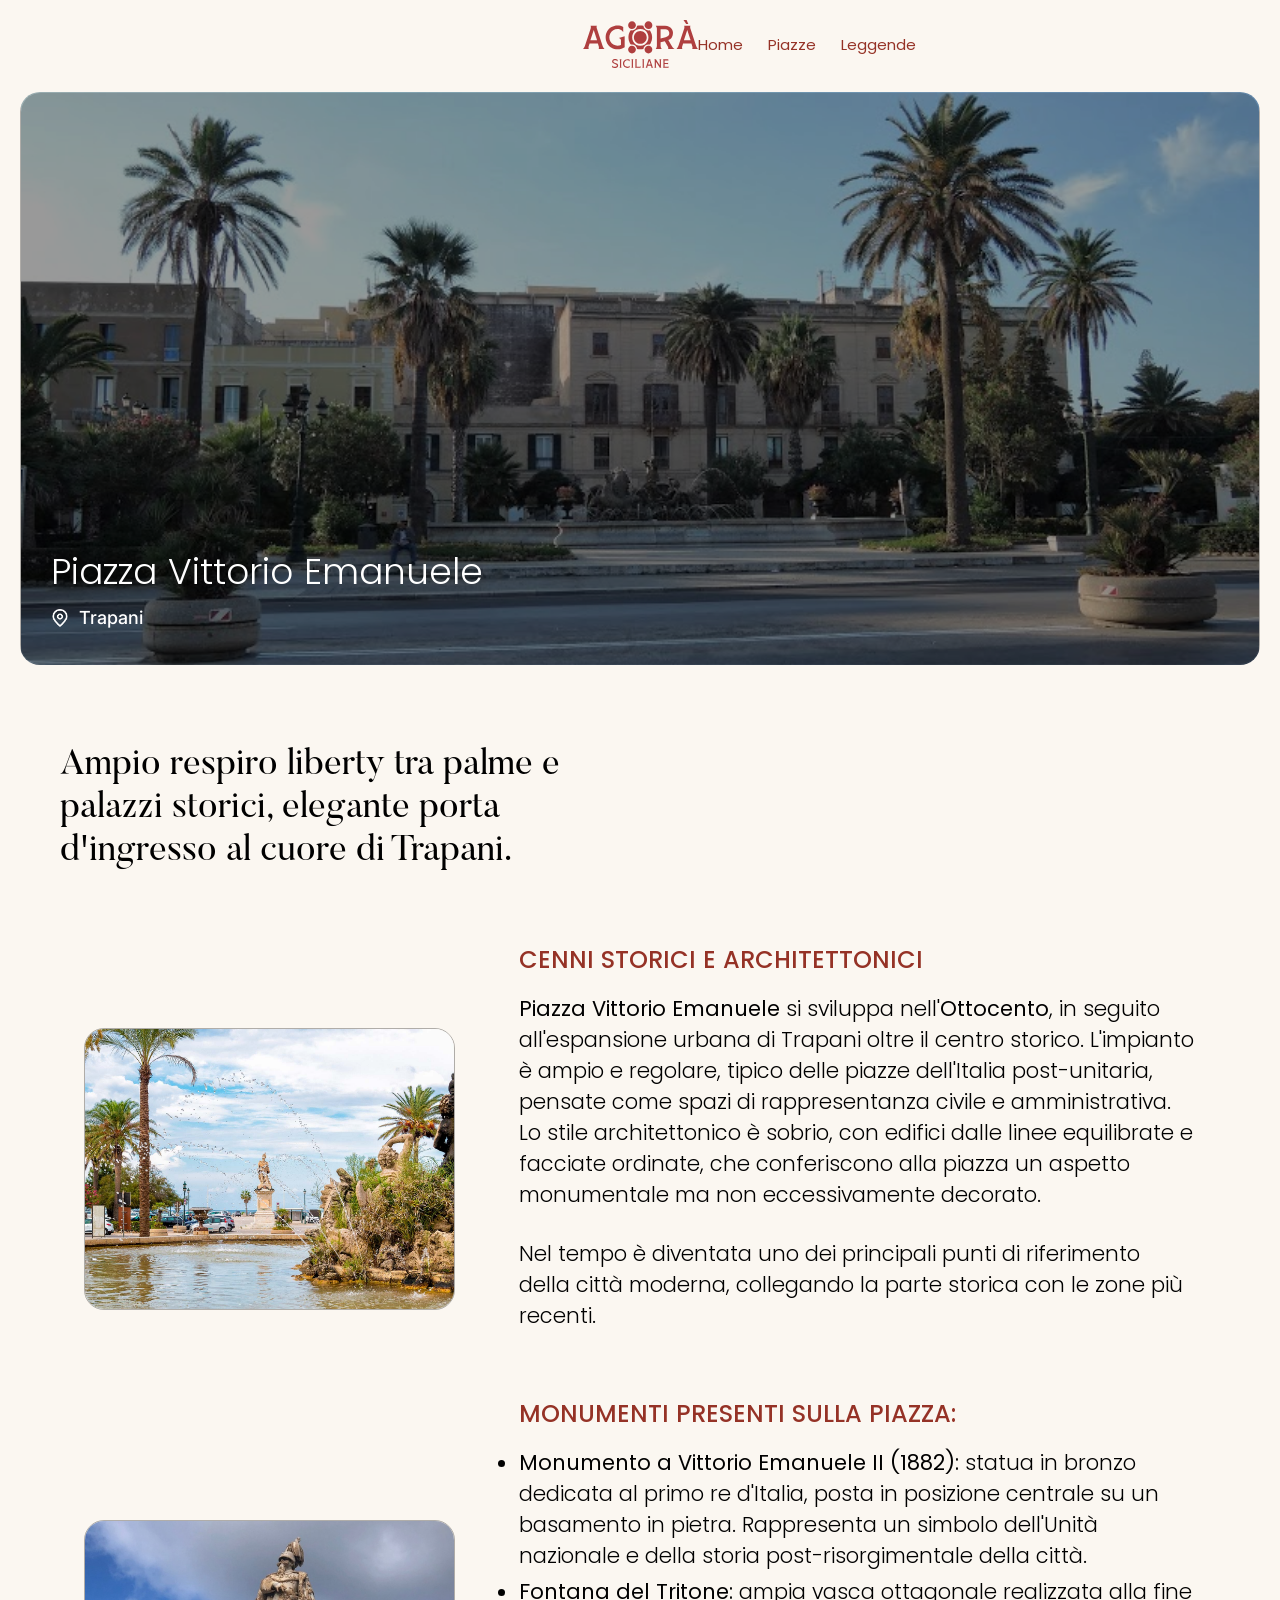
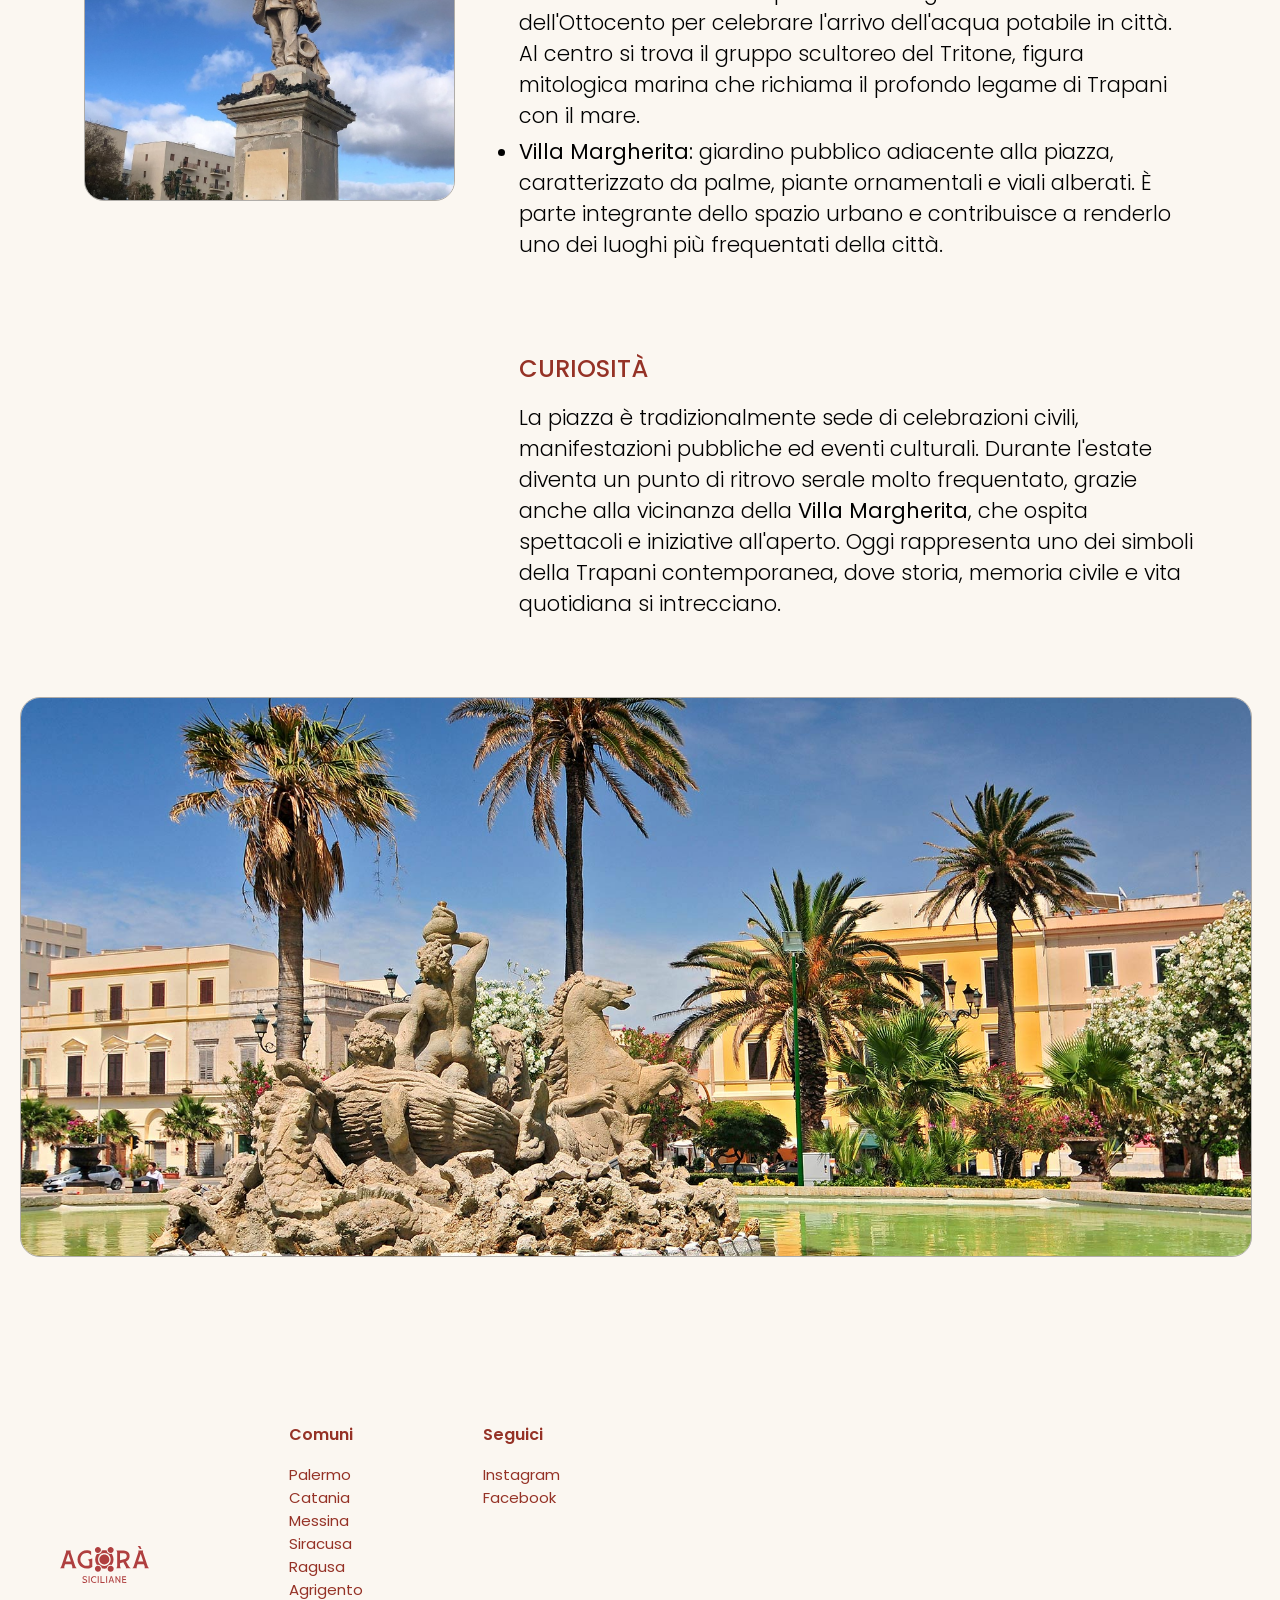
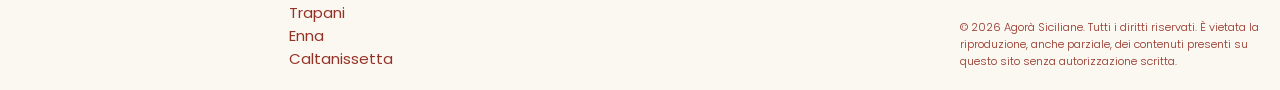
<file: trapani.html>
<!DOCTYPE html>
<html lang="it">
    <head>
        <meta charset="UTF-8">
        <meta name="viewport" content="width=device-width, initial-scale=1.0">
        <title>Trapani</title>
        <link rel="stylesheet" href="style.css">
    </head>

    <body>
        <header>
            <nav>
                <div class="vuoto"></div>
                    <a class="marchio-navbar" href="index.html">
                        <img src="immagini/Navbar Marchio.svg" alt="Marchio">
                    </a>
            
                <div class="menu">
                    <ul>
                        <li><a href="index.html">Home</a></li>
                        <li><a href="piazze.html">Piazze</a></li>
                        <li><a href="leggende.html">Leggende</a></li>
                    </ul>
                </div>
            </nav>
        </header>
        <main>

        <section class="hero-trapani hero-background">
            <div class="overlay">
                <div class="herotext">
                    <h1>Piazza Vittorio Emanuele</h1>
                </div>
                
                <div class="location-piazza">
                    <img src="immagini/marker2.png" alt="marker location">
                    <p>Trapani</p>
                </div>
            </div>
        </section>

        <section class="content-trapani">
            <div class="hero-descrizione">
                <h1>Ampio respiro liberty tra palme e palazzi storici, 
                    elegante porta d'ingresso al cuore di Trapani.</h1>
            </div>
        </section>

        <section class="text1">
            <div class="img-storia">
                <img src="immagini/Trapani 2.jpg" alt="Trapani2">
            </div>

            <div class="text-storia">
                <h2 class="title">CENNI STORICI E ARCHITETTONICI</h2>

                <p class="paragrafo1">
                    <span class="regular">Piazza Vittorio Emanuele</span> si sviluppa nell'<span class="regular">Ottocento</span>, in seguito all'espansione urbana di Trapani 
                    oltre il centro storico. L'impianto è ampio e regolare, tipico delle piazze dell'Italia post-unitaria, pensate come spazi 
                    di rappresentanza civile e amministrativa. Lo stile architettonico è sobrio, con edifici dalle linee equilibrate e facciate ordinate, 
                    che conferiscono alla piazza un aspetto monumentale ma non eccessivamente decorato.</p>
                    

                <p class="paragrafo2">
                    Nel tempo è diventata uno dei principali punti di riferimento della città moderna, collegando la parte storica con le zone più recenti. </p>
            </div>
        </section>
            
        <section class="text2">
            <div class="img-storia">
                <img src="immagini/Trapani 3.jpg" alt="Trapani3">
            </div>

            <div class="text-storia">
                <h2 class="title">MONUMENTI PRESENTI SULLA PIAZZA:</h2>
                    <ul class="elenco">
                        <li> <span class="regular">Monumento a Vittorio Emanuele II (1882):</span> statua in bronzo dedicata al primo re d'Italia, 
                            posta in posizione centrale su un basamento in pietra. Rappresenta un simbolo dell'Unità nazionale e della storia post-risorgimentale 
                            della città.</li>
                        
                        <li><span class="regular">Fontana del Tritone:</span> ampia vasca ottagonale realizzata alla fine dell'Ottocento per celebrare l'arrivo dell'acqua 
                            potabile in città. Al centro si trova il gruppo scultoreo del Tritone, figura mitologica marina che richiama il profondo legame di Trapani con il mare. </li>
                        
                        <li><span class="regular">Villa Margherita:</span> giardino pubblico adiacente alla piazza, caratterizzato da palme, piante ornamentali e viali alberati. 
                            È parte integrante dello spazio urbano e contribuisce a renderlo uno dei luoghi più frequentati della città.</li>
                    </ul>
            </div>
        </section>

        <section class="text3">
            <div class="elemento-invisibile"></div>
                <div>
                    <h2 class="title"> CURIOSITÀ</h2>
                    <p class="paragrafo3"> 
                        La piazza è tradizionalmente sede di celebrazioni civili, manifestazioni pubbliche ed eventi culturali. Durante l'estate diventa un punto di ritrovo serale 
                        molto frequentato, grazie anche alla vicinanza della <span class="regular">Villa Margherita</span>, che ospita spettacoli e iniziative all'aperto. Oggi rappresenta uno dei simboli della 
                        Trapani contemporanea, dove storia, memoria civile e vita quotidiana si intrecciano. </p>
                </div>
        </section>

        <img class="img-footer" src="immagini/Trapani 4.jpg" alt="Trapani4">

        <footer>
            <div class="marchio-footer">
                <img src="immagini/Footer Marchio.svg" alt="Marchio Footer">
            </div>

        <div class="social-comuni-align">
            <div class="comuni" >
                <p style="font-weight: 600;">Comuni</p>
                <ul>
                    <li><a href="palermo.html">Palermo</a></li>
                    <li><a href="catania.html">Catania</a></li>
                    <li><a href="messina.html">Messina</a></li>
                    <li><a href="siracusa.html">Siracusa</a></li>
                    <li><a href="ragusa.html">Ragusa</a></li>
                    <li><a href="agrigento.html">Agrigento</a></li>
                    <li><a href="trapani.html">Trapani</a></li>
                    <li><a href="enna.html">Enna</a></li>
                    <li><a href="caltanissetta.html">Caltanissetta</a></li>
                </ul>
            </div>

            <div class="social">
                <div class="social">
                    <p style="font-weight: 600;">Seguici</p>
                    <ul>
                        <li>Instagram</li>
                        <li>Facebook</li>
                    </ul>
                </div>
            </div>
        </div>
            <div class="copyright">
                <p> © 2026 Agorà Siciliane. Tutti i diritti riservati.
                    È vietata la riproduzione, anche parziale, dei contenuti
                    presenti su questo sito senza autorizzazione scritta. </p>
            </div>
        </footer>
    </body>
</html>
</file>
<file: style.css>
@font-face {
    font-family: "poppins-regular";
    src: url('fonts/Poppins-Regular.ttf') format('truetype');
}

@font-face {
    font-family: "poppins-light";
    src: url('fonts/Poppins-Light.ttf') format('truetype');
}

@font-face {
    font-family: "poppins-lightitalic";
    src: url('fonts/Poppins-LightItalic.ttf') format('truetype');
}

@font-face {
    font-family: "poppins-medium";
    src: url('fonts/Poppins-Medium.ttf') format('truetype');
}

@font-face {
    font-family: "poppins-semibold";
    src: url('fonts/Poppins-SemiBold.ttf') format('truetype');
}

@font-face {
    font-family: "butler";
    src: url('fonts/Butler_Regular.otf') format('truetype');
    font-weight: normal;
    font-style: normal;
}

@font-face {
    font-family: "miointerdritto";
    src: url('fonts/Inter-VariableFont.ttf') format('truetype');
    font-weight: 500;
    font-style: normal;
}

* {
    box-sizing: border-box;
    margin: 0;
    padding: 0;
}

html {
    box-sizing: border-box;
    scroll-behavior: smooth;
}

#piazze{
    scroll-margin-top: 80px;
}

body {
    margin: 20px;
    background-color: #FBF7F1;
}

h1, h2, p {
    margin: 0;
}

img {
    width: 100%;
    height: auto;
    display: block;
}

.hero-catania, .hero-palermo, .hero-trapani, .hero-siracusa, .img-storia img, .img-footer{
    border: 1px solid rgba(0, 0, 0, 0.30);
}



/* Pagina home */
/* Navbar */
nav {
    display: grid;
    grid-template-columns: 1fr auto 1fr;
    padding-bottom: 24px;
    align-items: center

}
.marchio-navbar{
    width: 115px;
    height: 48px;
}

.menu ul {
    display: flex;
    list-style: none;
    gap: 25px;
    justify-self: end;
    font-family: "poppins-regular";
    font-size: 15px;
}

a {
    text-decoration: none;
}
/* Navbar */

/* HeroSection */
.hero-img {
    border-radius: 20px;
    height: auto;
    max-height: 573px;
    width: 100%;
    object-fit: cover;
    overflow: hidden;
    margin-bottom: 80px;
}

.hero-descrizione h1{
    font-family: "butler";
    font-size: 36px;
    font-weight: normal;
    color: #000000;
    padding-bottom: 16px;
}

.hero-descrizione p {
    font-family: "poppins-lightitalic";
    font-size: 20px;
    color: #000000;
    line-height: 1.5;
    width: clamp(300px, 70vw, 600px);
    margin-top: 0;
    margin-bottom: 112px;
    padding-left: 4vw;
}
/* HeroSection */

/* Section-card */
.content {
   display: grid;
   grid-template-columns: repeat(3, 1fr);
   row-gap: 5vw;
   column-gap:5vw;
   padding-left: calc(4vw + 40px);
   padding-right: calc(4vw + 40px);
   margin-bottom: 165px;
}

.card{
    align-self: center;
    justify-self: center;
    box-shadow: rgba(0, 0, 0, 0.12) 0px 1px 3px, rgba(0, 0, 0, 0.24) 0px 1px 2px;
    width: 100%;
    height: 100%;
    border-radius: 20px;
}

a.card {
    transition: transform 0.3s ease, box-shadow 0.3s ease; /* aggiunge una transizione per l'effetto hover */
}

a.card:hover {
  transform: scale(1.05); /* si ingrandisce da tutti i lati */
  box-shadow: 0 20px 40px rgba(0,0,0,0.15); /* ombra più intensa */
}

.card img {
    height: 21vw;
    width: 100%;
    object-fit: cover;
    border-top-right-radius:  20px;
    border-top-left-radius: 20px;
}

.card-location {
    display: flex;
    align-items: center;
    text-align: center;
}

.card-location img {
    width: 20px;
    height: 20px;
    margin-right: 8px;
}

.contenuto-card {
    background-color: #fff;
    border-bottom-right-radius: 20px;
    border-bottom-left-radius: 20px;
    padding: 10px;
}

.contenuto-card h2 {
    font-family: "poppins-light";
    font-weight: normal;
    font-size: 20px;
    color: #000000;
}

.card-location p {
    font-family: "miointerdritto";
    font-size: 16px;
    font-weight: 500;
    font-variation-settings: 'slnt' 0, 'ital' 0; /* Forza l'asse a zero */
    font-style: normal;
    color: #953226 ;
    margin: 0;
}

.card-location img {
    width: 16px;
    height: 16px;
    margin-left: 0;
    margin-right: 5px;
}
/* Section-card */

/* Footer */
footer {
    display: flex;
}

footer .marchio-footer {
    align-self: center;
}

.social-comuni-align{
    display: flex;
    gap: 30px;
}

.comuni {
    align-items: center;
    padding-left: 100px;
    font-size: 15px;
    font-family: "poppins-semibold";
    color: #953226;
}

.comuni p {
    margin-bottom: 16px;
    font-size: 16px;
}

.comuni ul {
    font-family: "poppins-regular";
    list-style: none;
    margin: 0;
    padding:0;
}

ul > li > a {
    color: #953226;
}

.social {
    align-items: center;
    padding-left: 30px;
    font-size: 15px;
    font-family: "poppins-semibold";
    color: #953226;
}

.social p {
    margin-bottom: 16px;
    font-size: 16px;
}

.social ul {
    font-family: "poppins-regular";
    list-style: none;
    margin: 0;
    padding: 0;
}

footer .copyright {
    align-self: flex-end;
    margin-left: auto;
    width: clamp(300px, 100vw, 300px);
    font-size: 11px;
    font-family: "poppins-light";
    color: #953226;
}
    
.marchio-footer {
    width: 169px;
    height: 70px;
    padding: 40px;
}

.img-footer {
    width: 1232px;
    height: 560px;
    display: block;
    object-fit: cover;
    border-radius: 20px;
    justify-self: center;
    margin-bottom: 165px;
    margin-top: clamp(65px,2vw,300px);
}
/* Footer */
/* Fine pagina home */



/* Pagina piazza Palermo */
.hero-palermo {
    background: url('immagini/Palermo\ 1.jpg');
}   

.location-piazza {
    display: flex;
    align-items: center;
    gap: 10px;
    color: #FFF;
    font-family: "miointerdritto";
    font-size: 18px;
    font-weight: 500;
}

.location-piazza img {
    width: 18px;
    height: 18px;
}



/* HeroSection Palermo */
.hero-descrizione{
    color: #000000;
    width: clamp(300px, 50vw, 600px);
    margin-bottom: 52px;
    margin-left: 40px
}

/* Contenuto pagina Palermo*/
.text1, .text2, .text3 {
    display: flex;
    align-items: center;
    justify-content: space-around;
    margin-right: 5vw;
    margin-left: 5vw;
    gap: 5vw;
}

.text3{
    align-items: flex-start;
    margin-top: 2vw;
}

.text-storia {
    max-width: 703px;
}

.title{
    margin-bottom: 16px;
    color: #953226;
    font-family: "poppins-medium";
    font-weight: normal;
    font-size: 24px;
}

.img-storia{
    min-width: 29vw;
}

.img-storia img{
    width: clamp(22vw, 29vw, 750px);
    height: clamp(22vw, 22vw, 550px);
    object-fit: cover;
    border-radius: 20px;
}

.paragrafo1, .paragrafo2{
    color: #000;
    font-family: "poppins-light";
    font-size: 21px;
}

.paragrafo1{
    margin-bottom: 28px;
}

.paragrafo2{
    margin-bottom: 65px;
}

.regular{
    font-family: 'poppins-regular';
}

.elenco {
    color: #000;
    font-family: "poppins-light";
    font-size: 21px;
    margin-bottom: 65px ;
}

.elenco > li{
    margin-bottom: 5px;
}

.paragrafo3 {
    color: #000;
    font-family: "poppins-light";
    font-size: 21px;
    max-width: 703px;
}

.elemento-invisibile{
    width: clamp(22vw, 29vw, 750px);
    height: clamp(22vw, 22vw, 550px);
    min-width: 29vw;
}
/* Fine Pagina piazza Palermo */



/* Pagina piazza Catania */
.hero-catania{
    background: url('immagini/Catania\ 1.jpg');
}
/* Fine Pagina piazza Catania */



/* Pagina piazza Siracusa */
.hero-siracusa{
    background: url('immagini/Siracusa\ 1.jpg');
}
/* Fine Pagina piazza Siracusa */



/* Pagina piazza Trapani */
.hero-trapani{
    background: url('immagini/Trapani\ 1.jpg');
}
/* Fine Pagina piazza Trapani */



/*REGOLE GENERALI*/
.hero-background{
    position: relative;
    width: 100%;
    height: 573px;
    border-radius: 20px;
    overflow: hidden;
    margin-bottom: 80px;
    background-size: cover;       /* riempie sempre il contenitore */
    background-position: center;  /* centra l'immagine */
    background-repeat: no-repeat; /* evita duplicazioni */
}

/* overlay scuro sopra l'immagine ma sotto il testo */
.hero-background::before {
    content: '';
    position: absolute;
    inset: 0; /* top:0; right:0; bottom:0; left:0; */
    background-color: rgba(0, 0, 0, 0.4); /* scurisce solo lo sfondo */
    z-index: 1; /* sotto il testo */
}

/* Blocco testo in basso a sinistra */
.overlay {
    position: absolute;
    bottom: 20px;
    left: 30px;
    display: flex;
    flex-direction: column;
    gap: 8px;
    z-index: 2; /* sopra l'overlay */
}

.herotext h1 {
    color: #FFF;
    font-family: "poppins-light";
    font-weight: normal;
    font-size: 36px;
    margin: 0;
    white-space: nowrap;
}
/*REGOLE GENERALI*/



/*PIAZZE*/
.barra-ricerca-container{
    display: flex;
    align-items: center;
    justify-content: center;
    margin-bottom: 80px;
}
.barra-ricerca{
    width: 70vw;
    max-width: 1000px;
    height: 70px;
    border-radius: 150px;
    border: none;
    box-shadow: rgba(0, 0, 0, 0.12) 0px 1px 3px, rgba(0, 0, 0, 0.24) 0px 1px 2px;
    text-align: center;
    font-size: clamp(15px, 2vw, 20px);
    outline: none;
    background-color: #ffffff;
    transition: transform 0.3s ease, box-shadow 0.3s ease;
}
.barra-ricerca:focus{
    transform: scale(1.05);
    box-shadow: 0 20px 40px rgba(0,0,0,0.15);
}
.barra-ricerca:hover {
  transform: scale(1.05); /* si ingrandisce da tutti i lati */
  box-shadow: 0 20px 40px rgba(0,0,0,0.15); /* ombra più intensa */
}
/*PIAZZE*/

/*LEGGENDE*/
.leggende{
    margin-bottom: 165px;
}
.leggenda-piazza{
    margin-bottom: 30px;
    margin-left: 5vw;
    margin-right: 5vw;
}
.location-piazza {
    display: flex;
    margin-bottom: 16px;
}

.location-piazza h2{
    color: #953226;
    font-family: "poppins-medium";
    font-weight: normal;
    font-size: clamp(19px, 3vw, 24px);
}

.paragrafo-leggende {
    color: #000;
    font-family: "poppins-light";
    font-size: 21px;
    margin-left: 2vw;
    max-width: 800px;
}
/*LEGGENDE*/


/*Responsive principale*/
/* ------ TABLET (fino a 1194px) ------ */
@media (max-width: 1194px) {

    body {
        margin: 16px;
    }

    /* Navbar */
    .marchio-navbar {
        width: 106px;
        height: 44px;
    }

    .menu ul {
        font-size: 15px;
        gap: 30px;
    }

    /* Hero home */
    .hero-img {
        height: auto;
    }

    .hero-descrizione h1 {
        font-size: 36px;
        width: 600px;
    }

    .hero-descrizione p {
        font-size: 20px;
        margin-bottom: 80px;
        width: 400px;
    }

    .card-location img {
        width: 1.3vw;
        height: 1.3vw;
        margin-right: 0.6vw;
    }

    .card-location p{
        font-size: 1.3vw;
    }

    .contenuto-card h2 {
        font-size: 1.5vw;
    }

    /* Footer */
    .comuni {
        padding-left: 50px;
    }

    .social{
        padding-right: 80px;
    }

    footer .copyright {
        width: clamp(220px, 5vw, 300px);
        font-size: 10px;
    }

    /* Hero pagine città */
    .hero-palermo,
    .hero-catania,
    .hero-siracusa,
    .hero-trapani {
        height: 420px;
    }

    .herotext h1 {
        font-size: 30px;
    }

    .location-piazza{
        font-size: 14px;
    }

    /* Contenuto pagine città */
    .title{
        font-size: 22px;
    }

    .paragrafo1, .paragrafo2, .paragrafo3, .elenco {
        font-size: 18px;
    }

    .img-footer {
        width: 100%;
        height: 420px;
    }
    
    /* Leggende */
    .paragrafo-leggende{
    font-size: 18px;
    }
    /* Leggende */

}



/* ------ SMARTPHONE (fino a 767px) ------ */
@media (max-width: 767px) {

    body {
        margin: 17px;
    }

    /* Navbar */
    nav {
        display: flex;
        justify-content: space-between;
    }

    nav> .vuoto{
        display:none;
    }

    .marchio-navbar {
        width: 80px;
        height: 34px;
        grid-column: 1;
        grid-row: 1;
    }

    .menu {
        grid-column: 1 / -1;
        grid-row: 2;
    }

    .menu ul {
        justify-self: start;
        gap: 20px;
        font-size: 14px;
        padding: 0;
        margin: 0;
    }

    /* Hero home */
    .hero-img {
        height: auto;
        margin-bottom: 32px;
        border-radius: 14px;
    }

    .hero-descrizione h1 {
        font-size: 30px;
        margin-bottom: 12px;
        width: 60vw;
    }

    .hero-descrizione p {
        font-size: 15px;
        margin-bottom: 48px;
        padding-left: 45px;
        width: 70vw;
    }

    .overlay{
        left: 15px;
    }

    /* Griglia card: 1 colonna */
    .content {
        grid-template-columns: 1fr;
        grid-template-rows: auto;
        row-gap: 36px;
        margin-bottom: 64px;
        padding: 0;
    }

    .card{
        width: 75vw;
        height: 55vw;
        margin-bottom: 80px;
    }

    .card img {
        height: 100%;
        width: 100%;
    }

    .contenuto-card h2 {
        font-size: 3vw;
    }

    .card-location p {
        font-size: 2vw;
    }

    .card-location img{
        width: 2vw;
        height: 2vw;
    }

    /* Footer: colonna verticale */
    footer {
        flex-direction: column;
        gap: 24px;
    }

    .marchio-footer {
        width: 120px;
        height: auto;
        padding: 0;
    }

    .comuni, .social {
        padding: 0;
    }

    .comuni p, .social p{
        font-size: 14px;
    }

    .comuni a, .social li{
        font-size: 13px;
    }

    footer .copyright {
        display: flex;
        justify-content: center;
        margin-left: 0;
        width: 100%;
    }
    
    footer .copyright> p {
        width: 240px;
        font-size: 10px;
        text-align: center;
    }

    .social-comuni-align{
        display: flex;
        justify-content: center;
    }

    /* Hero pagine città */
    .hero-palermo,
    .hero-catania,
    .hero-siracusa,
    .hero-trapani {
        height: 246px;
        border-radius: 20px;
        margin-bottom: 40px;
    }

    .overlay-palermo, .overlay-catania, 
    .overlay-siracusa, .overlay-trapani{
        left:20px
    }

    .hero-descrizione{
        margin-bottom: 40px;
    }

    .hero-descrizione h1{
        width:75vw;
        margin:0;
    }

    .herotext h1 {
        font-size: 4vw;
    }

    .location-piazza {
        font-size: 2.5vw;
    }

    .location-piazza img {
        width: 2.5vw;
        height: 2.5vw;
    }

    /* Contenuto pagine città: layout colonna */
    .text1, .text2, .text3 {
        flex-direction: column-reverse;
        margin:0;
        gap:0;
    }

    .text-storia,
    .paragrafo3 {
        max-width: 100%;
        width: 90vw;
    }

    .img-storia{
        margin-bottom: 40px;
    }

    .img-storia img{
        height: 311px;
        width: 100%;
        max-width: 445px;
    }

    .elemento-invisibile {
        display: none;
    }

    .paragrafo1, .paragrafo2, .paragrafo3, .elenco {
        font-size: 15px;
        margin-bottom: 30px;
    }

    .title {
        font-size: 18px;
    }

    .hero-descrizione {
        width: 100%;
        margin-left: 0;
        font-size: 22px;
    }

    .img-footer {
        width: 100%;
        height: 240px;
        margin-bottom: 165px;
        margin-top: 0;
    }

    .barra-ricerca{
    height: 50px;
    margin-top: 4vw;
    }

    /* Leggende */
    .paragrafo-leggende{
    font-size: 15px;
    }
    /* Leggende */
}



/*CSS DELLO SCHELETRO DELLA PAGINA PIAZZA*/
/* effetto caricamento / lucentezza */
@keyframes shimmer {
    0%   { background-position: -800px 0; }
    100% { background-position:  800px 0; }
}

.sk {
    background: linear-gradient(90deg, #e0e0e0 25%, #ececec 50%, #e0e0e0 75%);
    background-size: 800px 100%;
    animation: shimmer 1.6s infinite linear;
    border-radius: 6px;
    display: block;
}

.sk-pill  { border-radius: 999px; }
.sk-round { border-radius: 50%; }
.sk-img   { border-radius: 20px; }

/* Main */
.sk-main {
    margin: 0 20px;
}

/* Hero */
.sk-hero {
    position: relative;
    width: 100%;
    height: 573px;
    border-radius: 20px;
    overflow: hidden;
    margin-bottom: 80px;
    background: linear-gradient(90deg, #d4d4d4 25%, #e2e2e2 50%, #d4d4d4 75%);
    background-size: 800px 100%;
    animation: shimmer 1.6s infinite linear;
}

.sk-hero-overlay {
    position: absolute;
    bottom: 20px;
    left: 30px;
    display: flex;
    flex-direction: column;
    gap: 8px;
    z-index: 2;
}

.sk-hero-title {
    width: clamp(200px, 35vw, 500px);
    height: 30px;
    background: rgba(255,255,255,0.30) !important;
    animation: none !important;
}

.sk-hero-location {
    display: flex;
    align-items: center;
    gap: 10px;
}

.sk-hero-dot {
    width: 18px;
    height: 18px;
    flex-shrink: 0;
    background: rgba(255,255,255,0.30) !important;
    animation: none !important;
}

.sk-hero-city {
    width: 80px;
    height: 14px;
    background: rgba(255,255,255,0.30) !important;
    animation: none !important;
}

/* Descrizione */
.sk-descrizione-wrap {
    margin-left: 40px;
}

.sk-descrizione {
    width: clamp(300px, 50vw, 600px);
    display: flex;
    flex-direction: column;
    gap: 10px;
    margin-bottom: 52px;
}

.sk-desc-l1 { width: 100%; height: 22px; }
.sk-desc-l2 { width: 88%;  height: 22px; }
.sk-desc-l3 { width: 65%;  height: 22px; }

/* Sezioni testo con immagini */
.sk-text-section {
    display: flex;
    align-items: center;
    justify-content: space-around;
    margin-right: 5vw;
    margin-left: 5vw;
    gap: 5vw;
    padding: 20px 0;
}

.sk-text-curiosita {
    align-items: flex-start;
    margin-top: 2vw;
}

.sk-img-wrap {
    min-width: 29vw;
}

.sk-img-block {
    width: clamp(22vw, 29vw, 750px);
    height: clamp(22vw, 22vw, 550px);
    border-radius: 20px;
}

.sk-invisibile {
    width: clamp(22vw, 29vw, 750px);
    height: clamp(22vw, 22vw, 550px);
    min-width: 29vw;
    flex-shrink: 0;
}

.sk-text-wrap {
    margin-bottom: 30px;
    max-width: 703px;
    flex: 1;
    display: flex;
    flex-direction: column;
    gap: 10px;
}

.sk-titoletto {
    width: 72%;
    height: 18px;
    margin-bottom: 6px;
}

.sk-riga {
    height: 14px;
}

/* Foto footer */
.sk-foto-footer {
    width: 1232px;
    height: 560px;
    display: block;
    object-fit: cover;
    border-radius: 20px;
    justify-self: center;
    margin-bottom: 165px;
    margin-top: clamp(65px, 2vw, 300px);
}



/* RESPONSIVE (uguale all'altro media query) */
/* ------ TABLET (fino a 1194px) ------ */
@media (max-width: 1194px) {
    .sk-main {
        margin: 0 16px;
    }

    .sk-hero {
        height: 420px;
    }

    .sk-foto-footer{
        width: 100%;
        height: 420px;
    }
}

/* ------ SMARTPHONE (fino a 767px) ------ */
@media (max-width: 767px) {
    .sk-main {
        margin: 0 17px;
    }

    .sk-hero {
        height: 246px;
        border-radius: 20px;
        margin-bottom: 40px;
    }

    .sk-hero-overlay {
        left: 20px;
    }

    .sk-descrizione-wrap {
        margin-left: 0;
    }

    .sk-descrizione {
        margin-bottom: 40px;
        width: 100%;
    }

    .sk-text-section {
        flex-direction: column-reverse;
        margin: 0;
        gap: 0;
    }

    .sk-img-wrap {
        margin-bottom: 40px;
        min-width: unset;
        width: 100%;
        align-items: center;
        justify-items: center;
    }

    .sk-img-block {
        height: 311px;
        width: 100%;
        max-width: 445px;
    }

    .sk-invisibile {
        display: none;
    }

    .sk-text-wrap {
        max-width: 100%;
        width: 90vw;
    }

    .sk-foto-footer {
        width: 100%;
        height: 240px;
        margin-bottom: 165px;
        margin-top: 0;
    }
}
</file>
